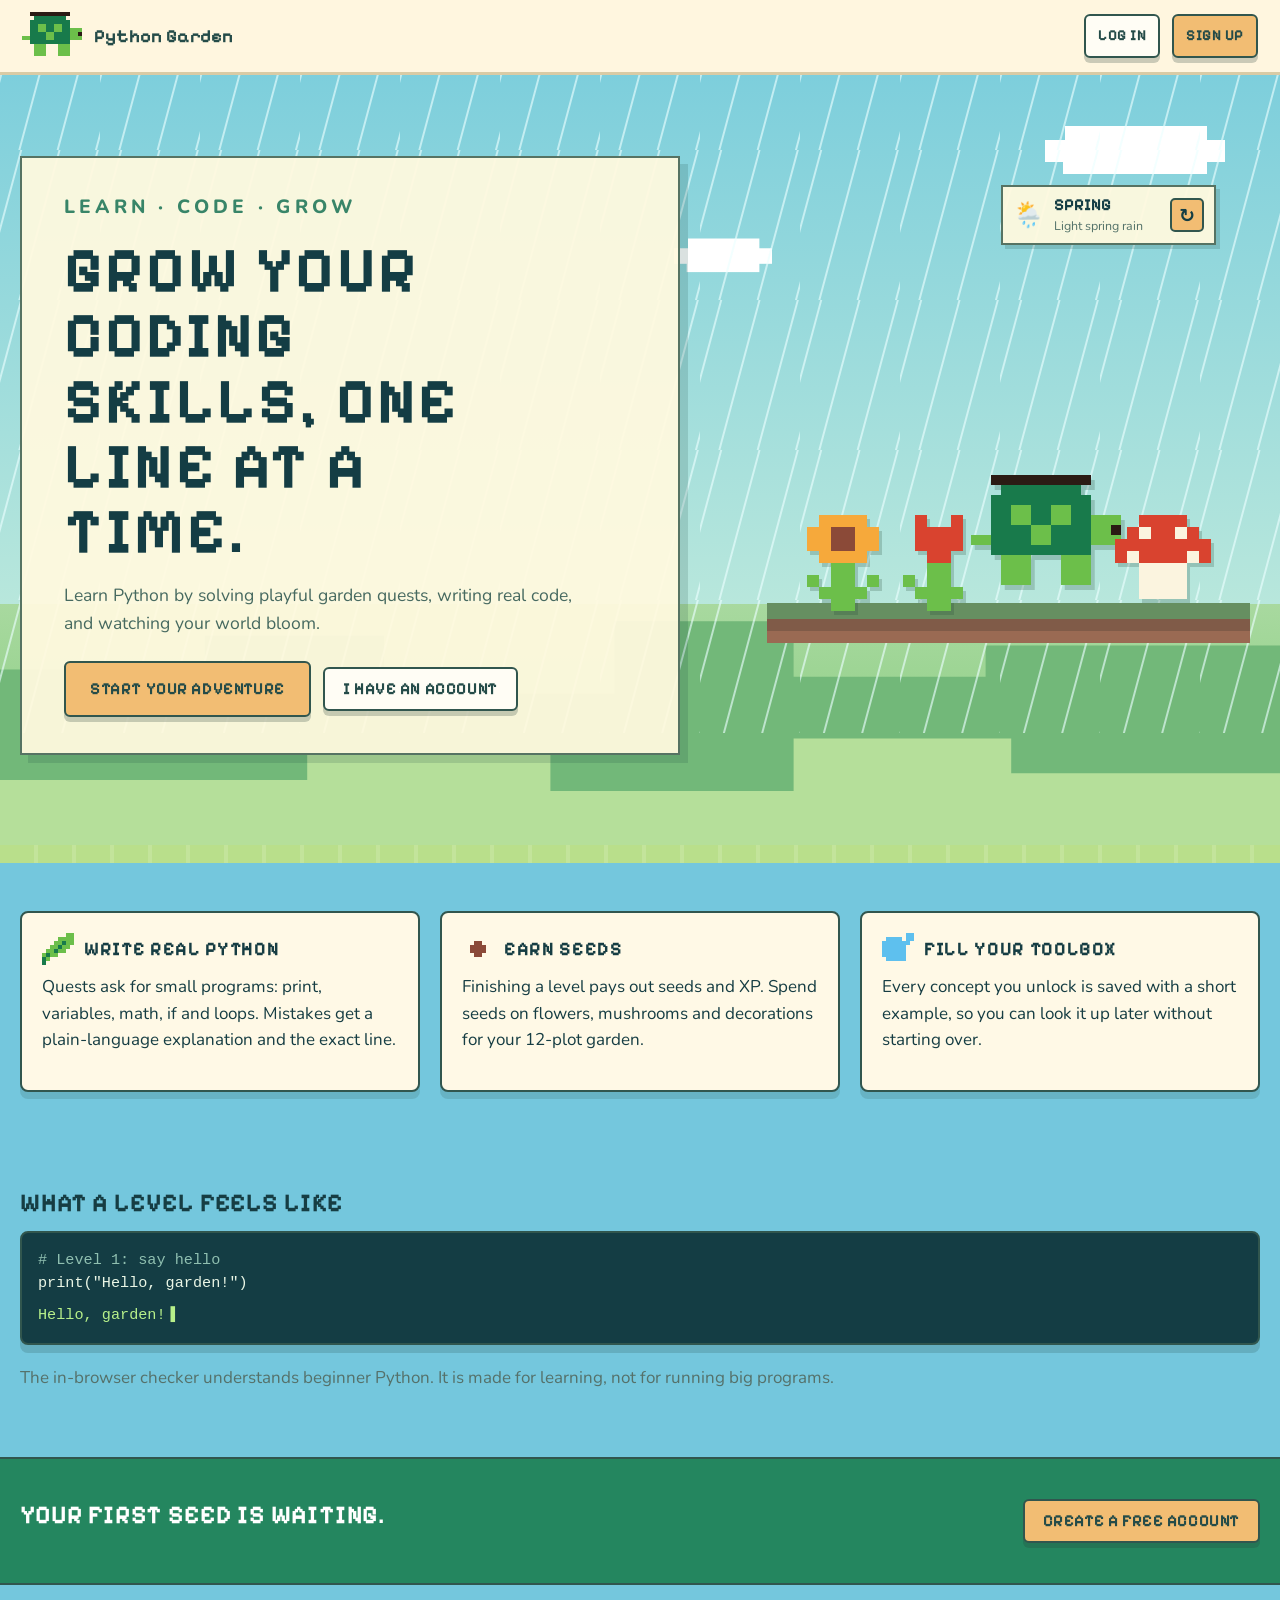
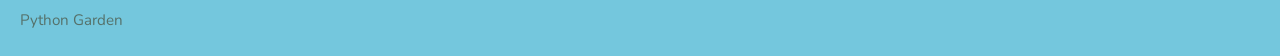
<file: index.html>
<!doctype html>
<html lang="en">
<head>
  <meta charset="utf-8">
  <meta name="viewport" content="width=device-width, initial-scale=1">
  <title>Python Garden: learn Python by growing a garden</title>
  <link rel="icon" href="data:,">
  <link rel="preconnect" href="https://fonts.googleapis.com">
  <link rel="preconnect" href="https://fonts.gstatic.com" crossorigin>
  <link href="https://fonts.googleapis.com/css2?family=Nunito:wght@400;700;800&amp;family=Pixelify+Sans:wght@500;700&amp;display=swap" rel="stylesheet">
  <link rel="stylesheet" href="css/base.css">
  <link rel="stylesheet" href="css/pixel.css">
  <link rel="stylesheet" href="css/landing.css">
  <link rel="stylesheet" href="css/reference.css">
</head>
<body>
  <header class="hero">
    <div class="container land-top">
      <a class="px-nav__brand" href="/"><span class="spr spr--turtle" data-sprite="turtle"></span>Python Garden</a>
      <nav class="row" aria-label="Account">
        <a class="px-btn px-btn--ghost px-btn--small" href="login.html">Log in</a>
        <a class="px-btn px-btn--sun px-btn--small" href="register.html">Sign up</a>
      </nav>
    </div>
    <div class="cloud cloud--a" aria-hidden="true"></div>
    <div class="cloud cloud--b" aria-hidden="true"></div>
    <div class="season-widget" aria-label="Seasonal garden weather">
      <span class="season-widget__icon" id="season-icon" aria-hidden="true">🌦️</span>
      <span class="season-widget__copy"><strong id="season-name">Spring</strong><span id="season-weather">Light spring rain</span></span>
      <button class="season-next" id="season-next" type="button" aria-label="Show next season">↻</button>
    </div>
    <div class="season-particles" aria-hidden="true">
      <div class="season-rain"></div>
      <div class="season-sun"></div>
      <div class="season-leaves"><i></i><i></i><i></i><i></i><i></i><i></i><i></i></div>
      <div class="season-snow"><i>✦</i><i>✦</i><i>✦</i><i>✦</i><i>✦</i><i>✦</i><i>✦</i><i>✦</i><i>✦</i></div>
    </div>
    <div class="container hero__inner">
      <div class="hero__copy">
        <p class="hero__eyebrow">LEARN · CODE · GROW</p>
        <h1>Grow your coding skills, one line at a time.</h1>
        <p>Learn Python by solving playful garden quests, writing real code, and watching your world bloom.</p>
        <div class="row">
          <a class="px-btn px-btn--sun" href="register.html">Start your adventure</a>
          <a class="px-btn px-btn--ghost" href="login.html">I have an account</a>
        </div>
      </div>
      <div class="hero__scene" aria-hidden="true">
        <span class="spr spr--lg" data-sprite="sunflower"></span>
        <span class="spr spr--lg" data-sprite="tulip"></span>
        <span class="spr spr--turtle spr--lg" data-sprite="turtle"></span>
        <span class="spr spr--lg" data-sprite="mushroom"></span>
      </div>
    </div>
    <div class="hero__ground"></div>
  </header>

  <main>
    <section class="section container">
      <div class="grid-3">
        <article class="px-card feature">
          <h3><span class="spr spr--sm" data-sprite="leaf"></span>Write real Python</h3>
          <p>Quests ask for small programs: print, variables, math, if and loops. Mistakes get a plain-language explanation and the exact line.</p>
        </article>
        <article class="px-card feature">
          <h3><span class="spr spr--sm" data-sprite="seed"></span>Earn seeds</h3>
          <p>Finishing a level pays out seeds and XP. Spend seeds on flowers, mushrooms and decorations for your 12-plot garden.</p>
        </article>
        <article class="px-card feature">
          <h3><span class="spr spr--sm" data-sprite="can"></span>Fill your toolbox</h3>
          <p>Every concept you unlock is saved with a short example, so you can look it up later without starting over.</p>
        </article>
      </div>
    </section>
    <section class="section container">
      <h2>What a level feels like</h2>
      <div class="code-demo" role="img" aria-label="Example: print(&quot;Hello, garden!&quot;) shows Hello, garden! in the console">
        <div class="cm"># Level 1: say hello</div>
        <div>print("Hello, garden!")</div>
        <div class="out">Hello, garden!</div>
      </div>
      <p class="muted">The in-browser checker understands beginner Python. It is made for learning, not for running big programs.</p>
    </section>
    <section class="cta-band">
      <div class="container row row--between">
        <h2>Your first seed is waiting.</h2>
        <a class="px-btn px-btn--sun" href="register.html">Create a free account</a>
      </div>
    </section>
  </main>
  <footer class="container foot muted">Python Garden</footer>
  <script src="js/api.js"></script>
  <script src="js/seasons.js"></script>
</body>
</html>
</file>
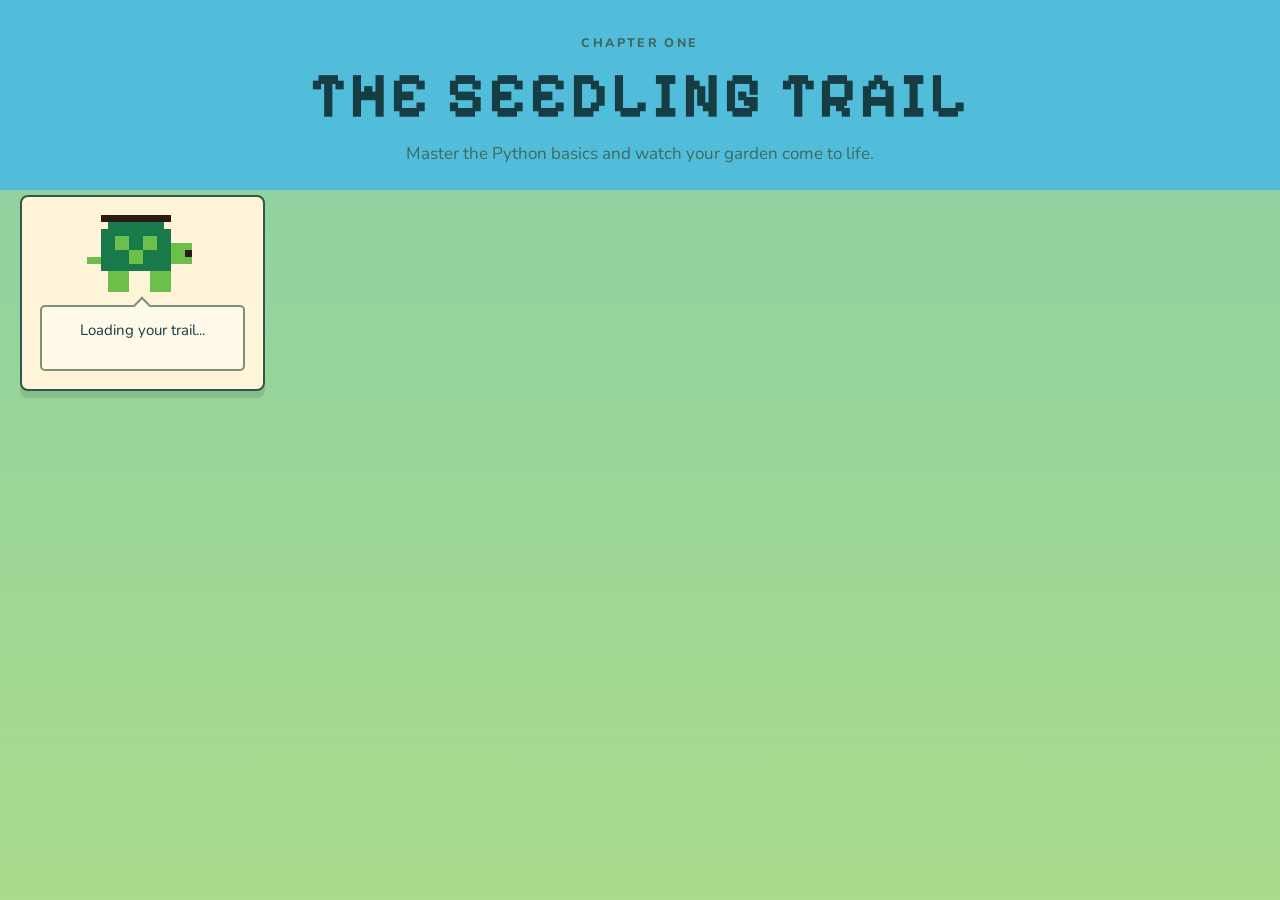
<file: adventure.html>
<!doctype html>
<html lang="en">
<head>
  <meta charset="utf-8">
  <meta name="viewport" content="width=device-width, initial-scale=1">
  <title>Adventure | Python Garden</title>
  <link rel="icon" href="data:,">
  <link rel="preconnect" href="https://fonts.googleapis.com">
  <link rel="preconnect" href="https://fonts.gstatic.com" crossorigin>
  <link href="https://fonts.googleapis.com/css2?family=Nunito:wght@400;700;800&amp;family=Pixelify+Sans:wght@500;700&amp;display=swap" rel="stylesheet">
  <link rel="stylesheet" href="css/base.css">
  <link rel="stylesheet" href="css/pixel.css">
  <link rel="stylesheet" href="css/game.css">
  <link rel="stylesheet" href="css/reference.css">
</head>
<body data-role="user">
  <div id="app-nav"></div>
  <main class="container page-main">
    <div class="page-head"><p class="chapter-kicker">CHAPTER ONE</p><h1>The Seedling Trail</h1><p class="muted">Master the Python basics and watch your garden come to life.</p></div>
    <div class="adventure">
      <aside class="sprout-col" aria-label="Sprout the turtle">
        <div class="px-card px-card--sun">
          <div class="sprout">
            <span class="spr spr--turtle spr--lg" data-sprite="turtle"></span>
            <div class="bubble"><p id="sprout-say">Loading your trail...</p></div>
          </div>
          <a id="sprout-go" class="px-btn px-btn--sun is-hidden" href="adventure.html">Start next level</a>
        </div>
      </aside>
      <div id="chapters" class="stack"></div>
    </div>
  </main>
  <script src="js/api.js"></script>
  <script src="js/guard.js"></script>
  <script src="js/map.js"></script>
</body>
</html>
</file>
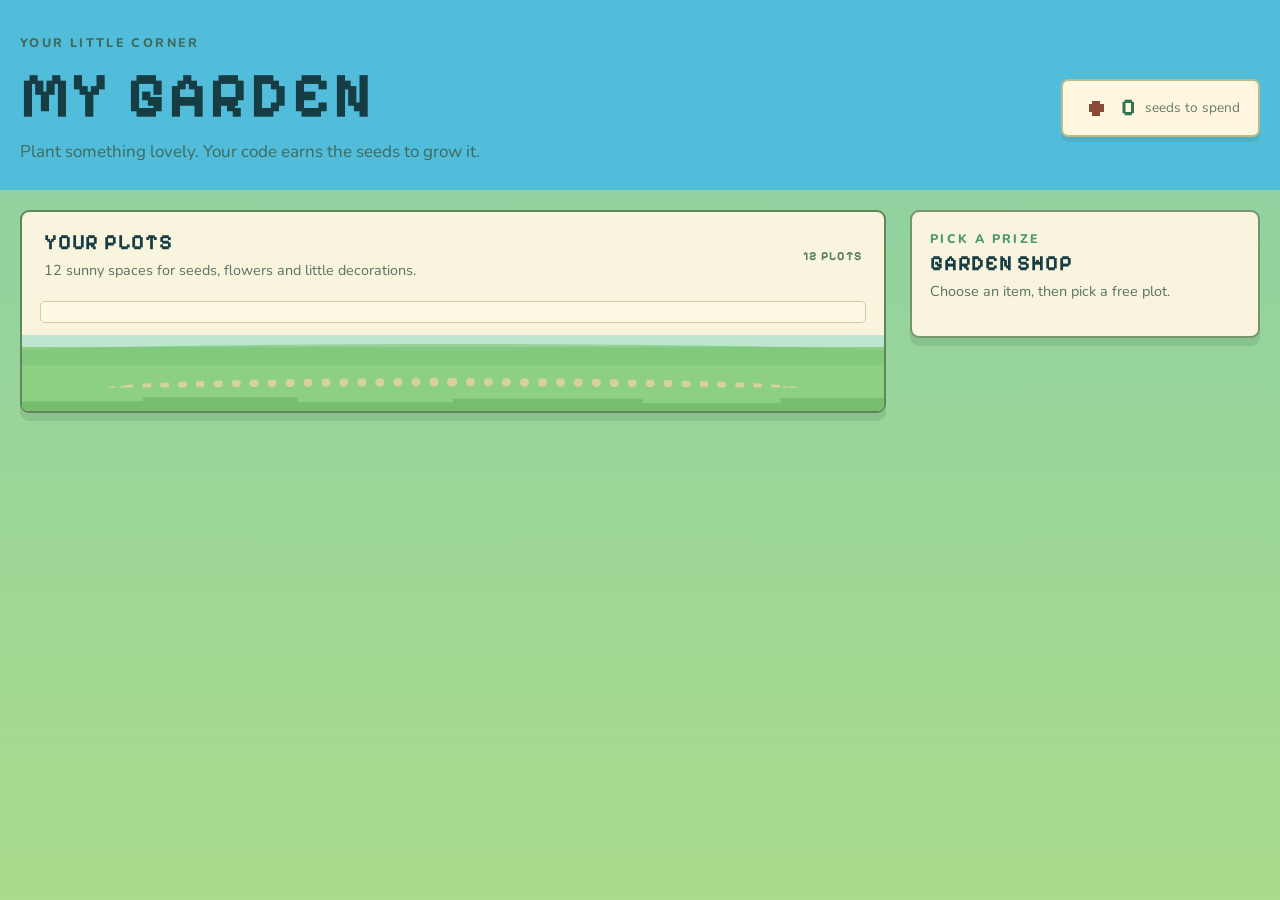
<file: garden.html>
<!doctype html>
<html lang="en">
<head>
  <meta charset="utf-8">
  <meta name="viewport" content="width=device-width, initial-scale=1">
  <title>My garden | Python Garden</title>
  <link rel="icon" href="data:,">
  <link rel="preconnect" href="https://fonts.googleapis.com">
  <link rel="preconnect" href="https://fonts.gstatic.com" crossorigin>
  <link href="https://fonts.googleapis.com/css2?family=Nunito:wght@400;700;800&amp;family=Pixelify+Sans:wght@500;700&amp;display=swap" rel="stylesheet">
  <link rel="stylesheet" href="css/base.css">
  <link rel="stylesheet" href="css/pixel.css">
  <link rel="stylesheet" href="css/game.css">
  <link rel="stylesheet" href="css/reference.css">
</head>
<body data-role="user">
  <div id="app-nav"></div>
  <main class="container page-main">
    <div class="page-head page-head--garden">
      <div><p class="chapter-kicker">YOUR LITTLE CORNER</p><h1>My garden</h1><p class="muted">Plant something lovely. Your code earns the seeds to grow it.</p></div>
      <div class="garden-seed-pocket"><span class="spr spr--sm" data-sprite="seed" aria-hidden="true"></span><strong data-bind="seeds">0</strong><span>seeds to spend</span></div>
    </div>
    <div class="garden">
      <section class="garden-field" aria-label="Garden plots">
        <div class="garden-toolbar"><div><h2>Your plots</h2><p>12 sunny spaces for seeds, flowers and little decorations.</p></div><span class="plot-count">12 PLOTS</span></div>
        <p id="garden-msg" class="hint-box garden-msg" role="status"></p>
        <div class="garden-landscape"><div class="garden-stone-path" aria-hidden="true"></div><div id="plots" class="plots"></div></div>
      </section>
      <section class="seed-shop" aria-label="Seed shop">
        <div class="shop-heading"><p class="chapter-kicker">PICK A PRIZE</p><h2>Garden shop</h2><p>Choose an item, then pick a free plot.</p></div>
        <div id="shop" class="shop"></div>
      </section>
    </div>
  </main>
  <script src="js/api.js"></script>
  <script src="js/guard.js"></script>
  <script src="js/garden.js"></script>
</body>
</html>
</file>
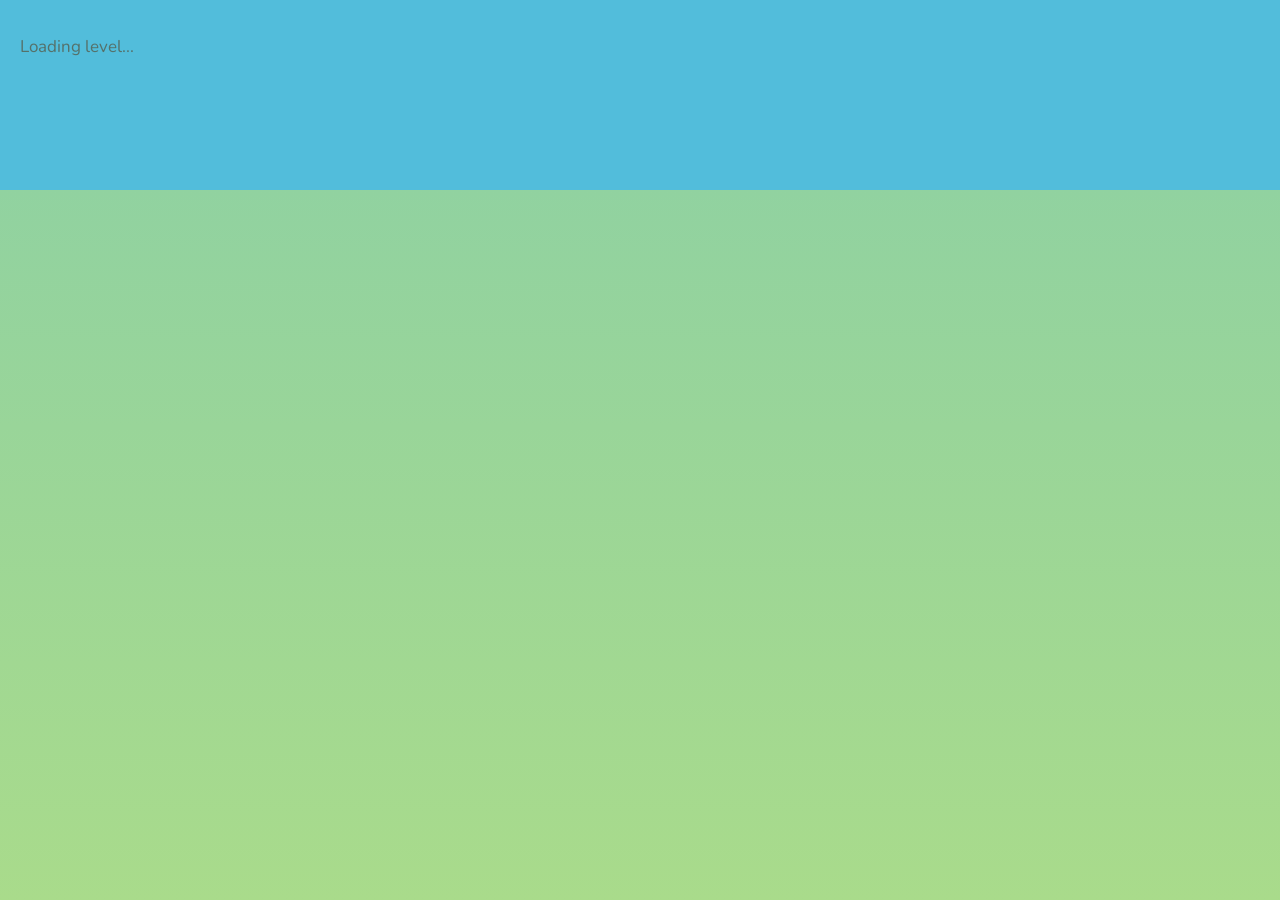
<file: level.html>
<!doctype html>
<html lang="en">
<head>
  <meta charset="utf-8">
  <meta name="viewport" content="width=device-width, initial-scale=1">
  <title>Level | Python Garden</title>
  <link rel="icon" href="data:,">
  <link rel="preconnect" href="https://fonts.googleapis.com">
  <link rel="preconnect" href="https://fonts.gstatic.com" crossorigin>
  <link href="https://fonts.googleapis.com/css2?family=Nunito:wght@400;700;800&amp;family=Pixelify+Sans:wght@500;700&amp;display=swap" rel="stylesheet">
  <link rel="stylesheet" href="/css/base.css">
  <link rel="stylesheet" href="/css/pixel.css">
  <link rel="stylesheet" href="/css/game.css">
  <link rel="stylesheet" href="/css/reference.css">
</head>
<body data-role="user">
  <div id="app-nav"></div>
  <main class="container page-main">
    <p id="level-loading" class="muted">Loading level...</p>
    <section id="quest-intro" class="quest-intro is-hidden" aria-labelledby="intro-title">
      <aside class="quest-mascot"><a class="back-map" href="adventure.html">‹ Back to map</a><span class="spr spr--turtle spr--xl" data-sprite="turtle"></span><div class="bubble"><p id="intro-sprout-line">Let’s grow something good!</p></div></aside>
      <div class="quest-paper">
        <p class="chapter-kicker" id="intro-level"></p><h1 id="intro-title"></h1><p class="quest-concept" id="intro-concept"></p>
        <div class="quest-sample"><span>STARTER CODE</span><pre id="intro-code"></pre></div>
        <h2>YOUR GOALS</h2><ul id="intro-goals" class="goal-list"></ul>
        <button id="btn-start-coding" class="px-btn px-btn--primary" type="button">Start coding ›</button>
      </div>
    </section>
    <div id="level-body" class="level is-hidden">
      <section class="level-side" aria-label="Quest">
        <div>
          <p class="muted" id="chapter-name"></p>
          <h1 id="lesson-title"></h1>
        </div>
        <div class="px-card">
          <h2>Quest goals</h2>
          <p id="concept"></p>
          <ul class="goal-list" id="goals"></ul>
        </div>
        <div class="px-card scene" id="scene" aria-label="Your garden scene">
          <div class="scene__sky" aria-hidden="true">
            <div class="scene__plot-grid">
              <span></span><span></span><span></span><span></span><span></span><span></span><span></span><span></span><span></span>
            </div>
            <span class="spr spr--lg plant" data-sprite="sunflower"></span>
            <span class="spr spr--lg plant" data-sprite="tulip"></span>
            <span class="spr spr--lg plant" data-sprite="mushroom"></span>
            <span class="spr spr--turtle spr--lg" data-sprite="turtle"></span>
          </div>
          <div class="scene__ground"></div>
          <span class="spark spark--1" aria-hidden="true"></span>
          <span class="spark spark--2" aria-hidden="true"></span>
          <span class="spark spark--3" aria-hidden="true"></span>
        </div>
      </section>

      <section class="level-work" aria-label="Code editor">
        <div class="editor">
          <pre id="gutter" class="editor-gutter" aria-hidden="true"></pre>
          <textarea id="code" class="editor-text" wrap="off" spellcheck="false" autocapitalize="off" autocomplete="off" aria-label="Python code" aria-describedby="editor-help"></textarea>
        </div>
        <p id="editor-help" class="px-help">Tab adds spaces. Press Esc, then Tab, to leave the editor. Ctrl+Enter runs your code.</p>
        <div class="row">
          <button id="btn-run" class="px-btn px-btn--sun" type="button">Run</button>
          <button id="btn-check" class="px-btn px-btn--primary" type="button">Check</button>
          <button id="btn-hint" class="px-btn px-btn--ghost" type="button">Hint</button>
          <button id="btn-reset" class="px-btn px-btn--ghost" type="button">Reset</button>
        </div>
        <p id="hint" class="hint-box is-hidden" role="status"></p>
        <div>
          <h2>Console</h2>
          <pre id="console" class="console" aria-live="polite">Press Run to see what your code prints.</pre>
        </div>
        <section id="win" class="px-card px-card--sun win is-hidden" aria-labelledby="win-title">
          <h2 id="win-title" tabindex="-1"></h2>
          <p id="win-text"></p>
          <div class="reward-row" id="win-rewards"></div>
          <div class="row">
            <a id="next-link" class="px-btn px-btn--primary" href="adventure.html">Next level</a>
            <a class="px-btn px-btn--ghost" href="garden.html">Visit my garden</a>
          </div>
        </section>
      </section>
    </div>
  </main>
  <script src="/js/api.js"></script>
  <script src="/js/guard.js"></script>
  <script src="/js/runner.js"></script>
  <script src="/js/editor.js"></script>
</body>
</html>
</file>
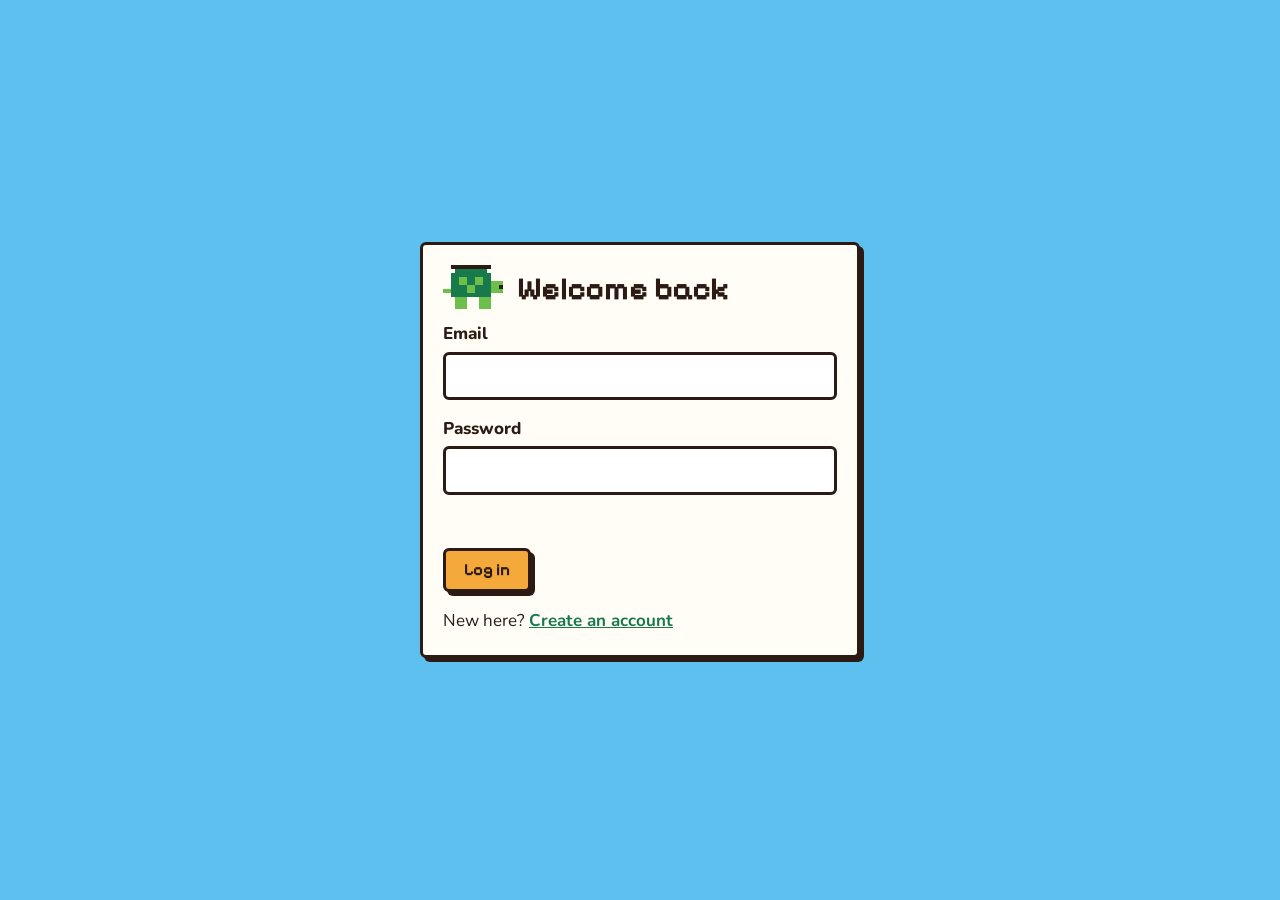
<file: Login.html>
<!doctype html>
<html lang="en">
<head>
  <meta charset="utf-8">
  <meta name="viewport" content="width=device-width, initial-scale=1">
  <title>Log in | Python Garden</title>
  <link rel="icon" href="data:,">
  <link rel="preconnect" href="https://fonts.googleapis.com">
  <link rel="preconnect" href="https://fonts.gstatic.com" crossorigin>
  <link href="https://fonts.googleapis.com/css2?family=Nunito:wght@400;700;800&amp;family=Pixelify+Sans:wght@500;700&amp;display=swap" rel="stylesheet">
  <link rel="stylesheet" href="/css/base.css">
  <link rel="stylesheet" href="/css/pixel.css">
  <link rel="stylesheet" href="/css/landing.css">
</head>
<body data-role="guest" class="auth">
  <main class="px-card auth__card">
    <div class="auth__brand"><span class="spr spr--turtle" data-sprite="turtle"></span><h1>Welcome back</h1></div>
    <form id="auth-form" data-mode="login" novalidate>
      <div class="px-field"><label class="px-label" for="email">Email</label><input class="px-input" id="email" name="email" type="email" autocomplete="email" required></div>
      <div class="px-field"><label class="px-label" for="password">Password</label><input class="px-input" id="password" name="password" type="password" autocomplete="current-password" required></div>
      <p id="form-error" class="px-error" role="alert"></p>
      <button class="px-btn px-btn--sun" type="submit">Log in</button>
    </form>
    <p class="auth__alt">New here? <a href="/register.html">Create an account</a></p>
  </main>
  <script src="/js/api.js"></script>
  <script src="/js/guard.js"></script>
  <script src="/js/auth.js"></script>
</body>
</html>
</file>
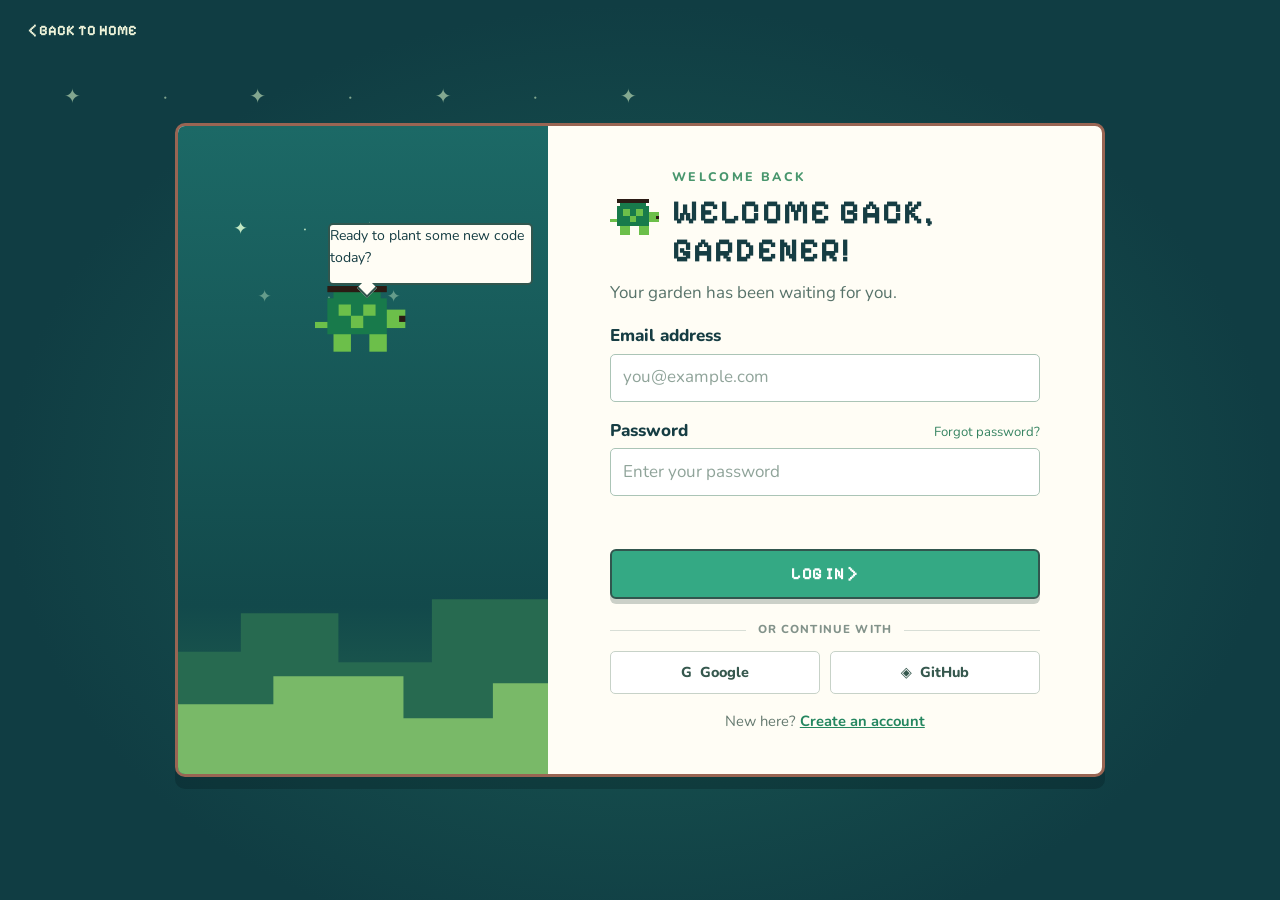
<file: login.html>
<!doctype html>
<html lang="en">
<head>
  <meta charset="utf-8">
  <meta name="viewport" content="width=device-width, initial-scale=1">
  <title>Log in | Python Garden</title>
  <link rel="icon" href="data:,">
  <link rel="preconnect" href="https://fonts.googleapis.com">
  <link rel="preconnect" href="https://fonts.gstatic.com" crossorigin>
  <link href="https://fonts.googleapis.com/css2?family=Nunito:wght@400;700;800&amp;family=Pixelify+Sans:wght@500;700&amp;display=swap" rel="stylesheet">
  <link rel="stylesheet" href="css/base.css">
  <link rel="stylesheet" href="css/pixel.css">
  <link rel="stylesheet" href="css/landing.css">
  <link rel="stylesheet" href="css/reference.css">
</head>
<body data-role="guest" class="auth">
  <a class="auth-back" href="index.html">‹ Back to home</a>
  <main class="px-card auth__card">
    <aside class="auth-scene" aria-label="Sprout the turtle in the garden">
      <div class="auth-stars" aria-hidden="true">✦　·　✦</div>
      <span class="spr spr--turtle spr--xl" data-sprite="turtle"></span>
      <div class="bubble"><p>Ready to plant some new code today?</p></div>
      <div class="auth-hill" aria-hidden="true"></div>
    </aside>
    <section class="auth-form-side">
      <div class="auth__brand"><span class="spr spr--turtle" data-sprite="turtle"></span><div><p class="chapter-kicker">WELCOME BACK</p><h1>Welcome back, gardener!</h1></div></div>
      <p class="auth-intro">Your garden has been waiting for you.</p>
      <form id="auth-form" data-mode="login" novalidate>
        <div class="px-field"><label class="px-label" for="email">Email address</label><input class="px-input" id="email" name="email" type="email" autocomplete="email" placeholder="you@example.com" required></div>
        <div class="px-field"><div class="auth-label-row"><label class="px-label" for="password">Password</label><span class="auth-forgot">Forgot password?</span></div><input class="px-input" id="password" name="password" type="password" autocomplete="current-password" placeholder="Enter your password" required></div>
        <p id="form-error" class="px-error" role="alert"></p>
        <button class="px-btn px-btn--sun auth-submit" type="submit">Log in ›</button>
      </form>
      <div class="auth-divider"><span>OR CONTINUE WITH</span></div>
      <div class="auth-providers" aria-label="Available sign in options"><span class="provider-mark">G&nbsp; Google</span><span class="provider-mark">◈&nbsp; GitHub</span></div>
      <p class="auth__alt">New here? <a href="register.html">Create an account</a></p>
    </section>
  </main>
  <script src="js/api.js"></script>
  <script src="js/guard.js"></script>
  <script src="js/auth.js"></script>
</body>
</html>
</file>
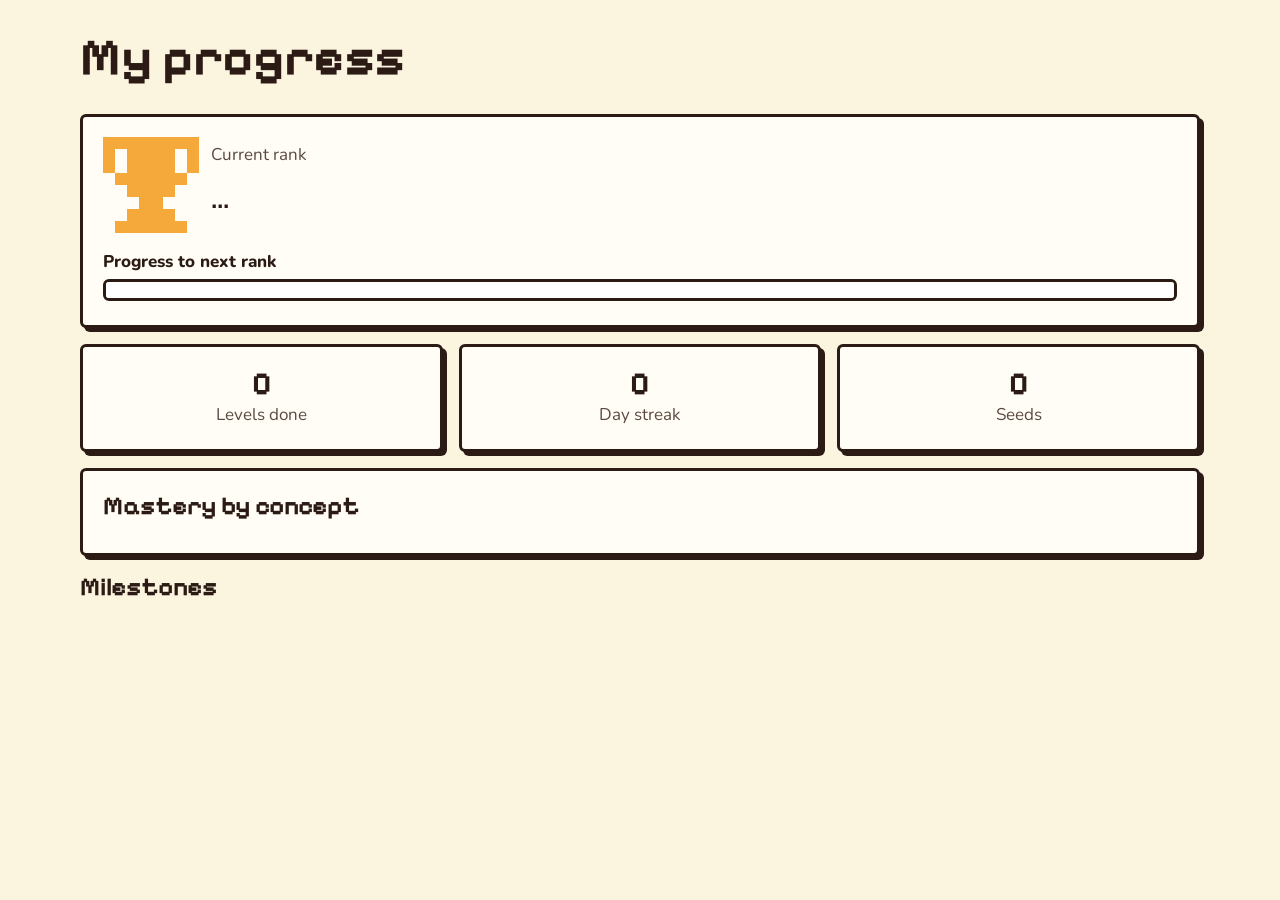
<file: progress.html>
<!doctype html>
<html lang="en">
<head>
  <meta charset="utf-8">
  <meta name="viewport" content="width=device-width, initial-scale=1">
  <title>Progress | Python Garden</title>
  <link rel="icon" href="data:,">
  <link rel="preconnect" href="https://fonts.googleapis.com">
  <link rel="preconnect" href="https://fonts.gstatic.com" crossorigin>
  <link href="https://fonts.googleapis.com/css2?family=Nunito:wght@400;700;800&amp;family=Pixelify+Sans:wght@500;700&amp;display=swap" rel="stylesheet">
  <link rel="stylesheet" href="css/base.css">
  <link rel="stylesheet" href="css/pixel.css">
  <link rel="stylesheet" href="css/game.css">
</head>
<body data-role="user">
  <div id="app-nav"></div>
  <main class="container page-main" id="progress-root">
    <div class="page-head"><h1>My progress</h1></div>
    <div class="stack">
      <section class="px-card rank-card" aria-labelledby="rank-name">
        <div class="row"><span class="spr spr--lg" data-sprite="trophy"></span><div><p class="muted">Current rank</p><h2 id="rank-name">...</h2></div></div>
        <div>
          <label class="px-label" for="xp-bar">Progress to next rank</label>
          <progress id="xp-bar" class="px-bar px-bar--sun" max="1" value="0"></progress>
          <p id="xp-text" class="px-help"></p>
        </div>
      </section>
      <section class="stat-grid" aria-label="Totals">
        <div class="px-card stat"><strong id="stat-done">0</strong><span class="muted">Levels done</span></div>
        <div class="px-card stat"><strong id="stat-streak">0</strong><span class="muted">Day streak</span></div>
        <div class="px-card stat"><strong id="stat-seeds">0</strong><span class="muted">Seeds</span></div>
      </section>
      <section class="px-card" aria-labelledby="mastery-h">
        <h2 id="mastery-h">Mastery by concept</h2>
        <div id="mastery" class="mastery"></div>
      </section>
      <section aria-labelledby="ms-h">
        <h2 id="ms-h">Milestones</h2>
        <ul id="milestones" class="milestones"></ul>
      </section>
    </div>
  </main>
  <script src="js/api.js"></script>
  <script src="js/guard.js"></script>
  <script src="js/progress.js"></script>
</body>
</html>
</file>
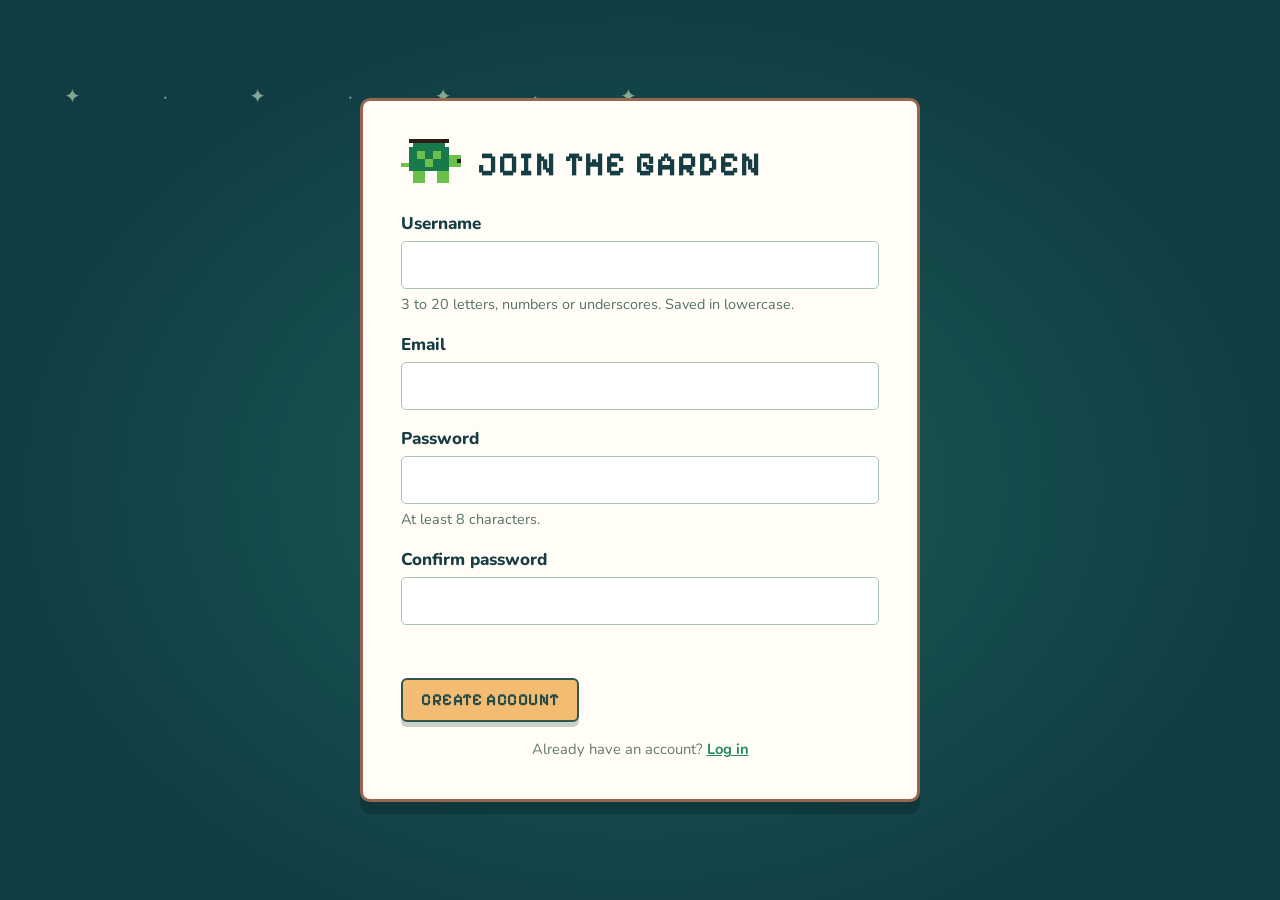
<file: register.html>
<!doctype html>
<html lang="en">
<head>
  <meta charset="utf-8">
  <meta name="viewport" content="width=device-width, initial-scale=1">
  <title>Sign up | Python Garden</title>
  <link rel="icon" href="data:,">
  <link rel="preconnect" href="https://fonts.googleapis.com">
  <link rel="preconnect" href="https://fonts.gstatic.com" crossorigin>
  <link href="https://fonts.googleapis.com/css2?family=Nunito:wght@400;700;800&amp;family=Pixelify+Sans:wght@500;700&amp;display=swap" rel="stylesheet">
  <link rel="stylesheet" href="css/base.css">
  <link rel="stylesheet" href="css/pixel.css">
  <link rel="stylesheet" href="css/landing.css">
  <link rel="stylesheet" href="css/reference.css">
</head>
<body data-role="guest" class="auth">
  <main class="px-card auth__card">
    <div class="auth__brand"><span class="spr spr--turtle" data-sprite="turtle"></span><h1>Join the garden</h1></div>
    <form id="auth-form" data-mode="register" novalidate>
      <div class="px-field"><label class="px-label" for="username">Username</label><input class="px-input" id="username" name="username" autocomplete="username" required aria-describedby="u-help"><p class="px-help" id="u-help">3 to 20 letters, numbers or underscores. Saved in lowercase.</p></div>
      <div class="px-field"><label class="px-label" for="email">Email</label><input class="px-input" id="email" name="email" type="email" autocomplete="email" required></div>
      <div class="px-field"><label class="px-label" for="password">Password</label><input class="px-input" id="password" name="password" type="password" autocomplete="new-password" minlength="8" required aria-describedby="p-help"><p class="px-help" id="p-help">At least 8 characters.</p></div>
      <div class="px-field"><label class="px-label" for="confirm">Confirm password</label><input class="px-input" id="confirm" name="confirm" type="password" autocomplete="new-password" required></div>
      <p id="form-error" class="px-error" role="alert"></p>
      <button class="px-btn px-btn--sun" type="submit">Create account</button>
    </form>
    <p class="auth__alt">Already have an account? <a href="login.html">Log in</a></p>
  </main>
  <script src="js/api.js"></script>
  <script src="js/guard.js"></script>
  <script src="js/auth.js"></script>
</body>
</html>
</file>
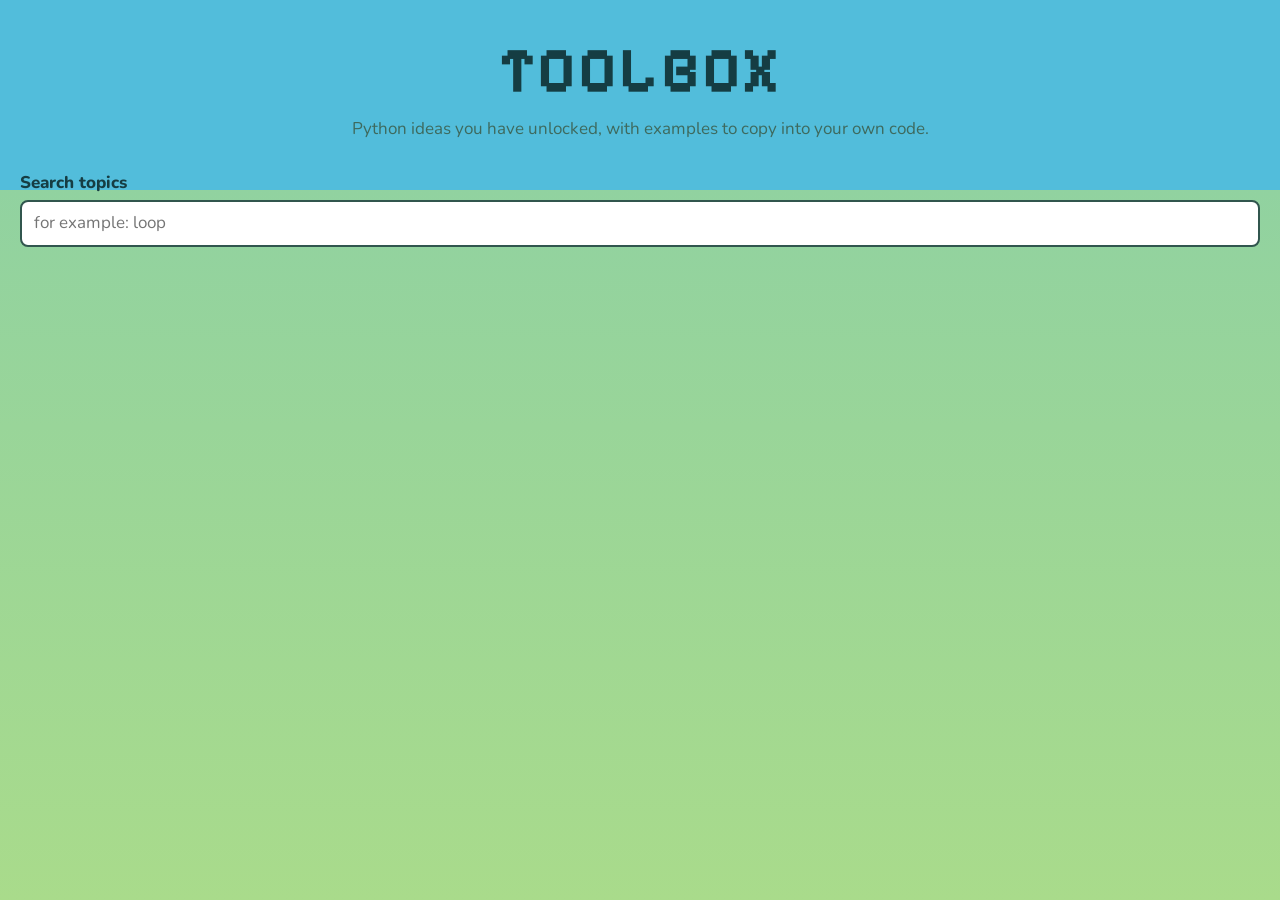
<file: toolbox.html>
<!doctype html>
<html lang="en">
<head>
  <meta charset="utf-8">
  <meta name="viewport" content="width=device-width, initial-scale=1">
  <title>Toolbox | Python Garden</title>
  <link rel="icon" href="data:,">
  <link rel="preconnect" href="https://fonts.googleapis.com">
  <link rel="preconnect" href="https://fonts.gstatic.com" crossorigin>
  <link href="https://fonts.googleapis.com/css2?family=Nunito:wght@400;700;800&amp;family=Pixelify+Sans:wght@500;700&amp;display=swap" rel="stylesheet">
  <link rel="stylesheet" href="css/base.css">
  <link rel="stylesheet" href="css/pixel.css">
  <link rel="stylesheet" href="css/game.css">
  <link rel="stylesheet" href="css/reference.css">
</head>
<body data-role="user">
  <div id="app-nav"></div>
  <main class="container page-main">
    <div class="page-head"><h1>Toolbox</h1><p class="muted">Python ideas you have unlocked, with examples to copy into your own code.</p></div>
    <div class="px-field">
      <label class="px-label" for="search">Search topics</label>
      <input class="px-input" id="search" type="search" placeholder="for example: loop" autocomplete="off">
    </div>
    <p id="topic-count" class="muted" role="status"></p>
    <div id="topics" class="topic-list"></div>
  </main>
  <script src="js/api.js"></script>
  <script src="js/guard.js"></script>
  <script src="js/toolbox.js"></script>
</body>
</html>
</file>
<file: css/base.css>
:root {
  --sky: #5EC0EE;
  --grass: #6CBF4A;
  --forest: #187A4B;
  --teal: #0F3B44;
  --parchment: #FBF4DF;
  --soil: #8B4A38;
  --sun: #F6A93B;
  --outline: #2B1B14;
  --paper: #FFFDF5;
  --danger: #A8231A;
  --muted: #5B4A42;
  --line: 3px solid var(--outline);
  --shadow: 4px 4px 0 var(--outline);
  --radius: 6px;
  --font-head: 'Pixelify Sans', system-ui, sans-serif;
  --font-body: 'Nunito', system-ui, sans-serif;
  --font-code: ui-monospace, 'SF Mono', Menlo, Consolas, monospace;
}

*, *::before, *::after { box-sizing: border-box; }
html { -webkit-text-size-adjust: 100%; }

body {
  margin: 0;
  font-family: var(--font-body);
  font-size: 1.0625rem;
  line-height: 1.55;
  color: var(--outline);
  background: var(--parchment);
}

h1, h2, h3 { font-family: var(--font-head); font-weight: 700; line-height: 1.15; margin: 0 0 .5em; }
h1 { font-size: clamp(2rem, 5vw, 3.25rem); }
h2 { font-size: 1.6rem; }
h3 { font-size: 1.2rem; }
p { margin: 0 0 1em; }
a { color: var(--forest); font-weight: 700; }
img, svg { max-width: 100%; }
button, input, select, textarea { font: inherit; color: inherit; }

:focus-visible {
  outline: 3px solid var(--sun);
  outline-offset: 2px;
  box-shadow: 0 0 0 6px var(--outline);
}

.container { width: min(1120px, 100% - 32px); margin-inline: auto; }
.stack > * + * { margin-top: 1rem; }
.row { display: flex; flex-wrap: wrap; align-items: center; gap: 12px; }
.row--between { justify-content: space-between; }
.muted { color: var(--muted); }
.center { text-align: center; }
.is-hidden { display: none !important; }
.sr-only {
  position: absolute; width: 1px; height: 1px; overflow: hidden;
  clip: rect(0 0 0 0); white-space: nowrap;
}
.grid-3 { display: grid; gap: 20px; grid-template-columns: repeat(auto-fit, minmax(240px, 1fr)); }
.page-main { padding-block: 28px 56px; }

@media (prefers-reduced-motion: reduce) {
  *, *::before, *::after { animation: none !important; transition: none !important; }
}
</file>
<file: css/pixel.css>
/* Pixel components */
.px-card {
  background: var(--paper);
  border: var(--line);
  border-radius: var(--radius);
  box-shadow: var(--shadow);
  padding: 20px;
}
.px-card--sky { background: #DDF2FB; }
.px-card--sun { background: #FDE9C2; }
.px-card--teal { background: var(--teal); color: var(--parchment); }

.px-btn {
  display: inline-flex; align-items: center; justify-content: center; gap: 8px;
  min-height: 44px; min-width: 44px; padding: 0 18px;
  font-family: var(--font-head); font-size: 1.05rem; font-weight: 700;
  text-decoration: none; cursor: pointer;
  border: var(--line); border-radius: var(--radius);
  box-shadow: var(--shadow);
  background: var(--forest); color: #fff;
  transition: transform .08s, box-shadow .08s;
}
.px-btn:hover { background: #146a41; }
.px-btn:active { transform: translate(3px, 3px); box-shadow: 1px 1px 0 var(--outline); }
.px-btn[disabled] { opacity: .55; cursor: not-allowed; }
.px-btn--sun { background: var(--sun); color: var(--outline); }
.px-btn--sun:hover { background: #e79a2c; }
.px-btn--ghost { background: var(--paper); color: var(--outline); }
.px-btn--ghost:hover { background: #fff; }
.px-btn--danger { background: var(--danger); color: #fff; }
.px-btn--small { padding: 0 12px; font-size: .95rem; box-shadow: 3px 3px 0 var(--outline); }

.px-field { margin-bottom: 16px; }
.px-label { display: block; font-weight: 800; margin-bottom: 4px; }
.px-input, .px-select, .px-textarea {
  width: 100%; min-height: 44px; padding: 8px 12px;
  background: #fff; border: var(--line); border-radius: var(--radius);
}
.px-textarea { min-height: 96px; resize: vertical; font-family: var(--font-code); font-size: .95rem; }
.px-help { font-size: .9rem; color: var(--muted); margin: 4px 0 0; }
.px-error { color: var(--danger); font-weight: 800; min-height: 1.5em; margin: 0 0 12px; }

.px-bar {
  -webkit-appearance: none; appearance: none;
  display: block; width: 100%; height: 22px;
  border: var(--line); border-radius: var(--radius);
  background: #fff; overflow: hidden;
}
.px-bar::-webkit-progress-bar { background: #fff; }
.px-bar::-webkit-progress-value { background: var(--grass); }
.px-bar::-moz-progress-bar { background: var(--grass); }
.px-bar--sun::-webkit-progress-value { background: var(--sun); }
.px-bar--sun::-moz-progress-bar { background: var(--sun); }

.px-chip {
  display: inline-flex; align-items: center; gap: 6px;
  min-height: 32px; padding: 2px 10px;
  background: var(--parchment); color: var(--outline);
  border: 2px solid var(--outline); border-radius: var(--radius);
  font-weight: 800; font-size: .95rem;
}
.px-chip--done { background: #CDEFB8; }
.px-chip--locked { background: #E6DCC3; }
.px-chip--draft { background: #FDE9C2; }

/* Top bar */
.px-nav { background: var(--teal); color: var(--parchment); border-bottom: var(--line); }
.px-nav__inner { display: flex; flex-wrap: wrap; align-items: center; gap: 8px 16px; padding-block: 10px; }
.px-nav__brand {
  display: inline-flex; align-items: center; gap: 8px;
  font-family: var(--font-head); font-size: 1.3rem; color: var(--parchment); text-decoration: none;
  min-height: 44px;
}
.px-nav__links { display: flex; flex-wrap: wrap; gap: 4px; margin-right: auto; }
.px-nav__links a {
  display: inline-flex; align-items: center; min-height: 44px; padding: 0 12px;
  color: var(--parchment); text-decoration: none; border-radius: var(--radius);
  font-family: var(--font-head);
}
.px-nav__links a:hover { background: rgba(255, 255, 255, .12); }
.px-nav__links a[aria-current="page"] { background: var(--sun); color: var(--outline); }
.px-nav__stats { display: flex; gap: 8px; align-items: center; flex-wrap: wrap; }

/* Sprites */
.spr { display: inline-block; width: 48px; height: 48px; vertical-align: middle; }
.spr svg { display: block; width: 100%; height: 100%; }
.spr--sm { width: 32px; height: 32px; }
.spr--lg { width: 96px; height: 96px; }
.spr--xl { width: 144px; height: 144px; }
.spr--turtle { width: 64px; height: 48px; }
.spr--turtle.spr--lg { width: 128px; height: 96px; }
.c-o { fill: #2B1B14; } .c-g { fill: #6CBF4A; } .c-f { fill: #187A4B; }
.c-y { fill: #F6A93B; } .c-s { fill: #8B4A38; } .c-r { fill: #D9432F; }
.c-p { fill: #F28FB1; } .c-b { fill: #5EC0EE; } .c-w { fill: #FBF4DF; }
.c-t { fill: #0F3B44; }

/* Toast */
.px-toast {
  position: fixed; left: 50%; bottom: 24px; transform: translateX(-50%);
  z-index: 50; max-width: calc(100% - 32px);
  padding: 12px 18px; background: var(--outline); color: var(--parchment);
  border: 3px solid var(--parchment); border-radius: var(--radius);
  font-weight: 800; box-shadow: var(--shadow);
}
.px-toast--error { background: var(--danger); }

/* Tables */
.table-wrap { overflow-x: auto; border: var(--line); border-radius: var(--radius); background: var(--paper); box-shadow: var(--shadow); }
.px-table { width: 100%; border-collapse: collapse; min-width: 560px; }
.px-table th, .px-table td { padding: 10px 12px; text-align: left; border-bottom: 2px solid #E6DCC3; vertical-align: middle; }
.px-table th { font-family: var(--font-head); background: #F1E7C9; }
.px-table tr:last-child td { border-bottom: 0; }
.px-btn--primary { background: var(--forest); color: #fff; }
</file>
<file: css/landing.css>
.hero { background: var(--sky); border-bottom: var(--line); position: relative; overflow: hidden; }
.hero__inner { display: grid; gap: 32px; padding-block: 48px 0; align-items: end; }
.hero__copy { padding-bottom: 32px; }
.hero__copy p { font-size: 1.2rem; max-width: 46ch; }
.hero__scene { display: flex; align-items: flex-end; justify-content: center; gap: 4px; min-height: 220px; }
.hero__ground { background: var(--grass); border-top: var(--line); height: 28px; }
.land-top { display: flex; align-items: center; justify-content: space-between; gap: 12px; padding-block: 14px; }
.land-top .px-nav__brand { color: var(--outline); }
.cloud { position: absolute; width: 120px; height: 28px; background: #fff; border: var(--line); border-radius: 6px; }
.cloud--a { top: 90px; right: 8%; }
.cloud--b { top: 150px; right: 30%; width: 80px; }
.code-demo { background: var(--teal); color: #EAF6E6; border: var(--line); border-radius: var(--radius); box-shadow: var(--shadow); padding: 16px; font-family: var(--font-code); font-size: .95rem; margin-bottom: 20px; }
.code-demo .out { color: #B7F08A; margin-top: 8px; }
.code-demo .cm { color: #8FBFB0; }
.section { padding-block: 48px; }
.feature h3 { display: flex; align-items: center; gap: 10px; }
.cta-band { background: var(--forest); color: #fff; border-block: var(--line); padding-block: 40px; }
.cta-band h2 { color: #fff; }
.foot { padding-block: 24px; font-size: .95rem; }
@media (min-width: 860px) {
  .hero__inner { grid-template-columns: 1.1fr 1fr; }
}

/* Auth pages */
.auth { min-height: 100vh; display: grid; place-items: center; padding: 24px 16px; background: var(--sky); }
.auth__card { width: min(440px, 100%); }
.auth__brand { display: flex; align-items: center; gap: 10px; margin-bottom: 8px; }
.auth__brand h1 { font-size: 2rem; margin: 0; }
.auth__alt { margin: 16px 0 0; }

/* Landing page motion */
.hero__inner { position: relative; z-index: 1; }
.hero__copy { animation: hero-copy-in .7s cubic-bezier(.2,.75,.25,1) both; }
.hero__scene { position: relative; }
.hero__scene .spr { transform-origin: center bottom; animation: garden-bob 3.6s ease-in-out infinite; }
.hero__scene .spr:nth-child(2) { animation-delay: -.8s; }
.hero__scene .spr:nth-child(3) { animation: turtle-wander 8s ease-in-out infinite; }
.hero__scene .spr:nth-child(4) { animation-delay: -1.7s; }
.cloud { z-index: 0; will-change: transform; animation: cloud-drift 24s ease-in-out infinite alternate; }
.cloud--b { animation-duration: 31s; animation-delay: -8s; }

@keyframes hero-copy-in {
  from { opacity: 0; transform: translateY(16px); }
  to { opacity: 1; transform: translateY(0); }
}
@keyframes garden-bob {
  0%, 100% { transform: translateY(0) rotate(0); }
  50% { transform: translateY(-9px) rotate(-2deg); }
}
@keyframes turtle-wander {
  0%, 100% { transform: translateX(-5px) translateY(0); }
  50% { transform: translateX(9px) translateY(-4px); }
}
@keyframes cloud-drift {
  from { translate: -10px 0; }
  to { translate: 18px 0; }
}

@media (max-width: 859px) {
  .hero__inner { padding-top: 36px; }
  .hero__scene { min-height: 170px; }
}

/* More page-wide movement */
.feature {
  animation: feature-arrive .65s cubic-bezier(.2,.75,.25,1) both, feature-float 5s ease-in-out 1s infinite;
  transition: box-shadow .2s ease, background-color .2s ease;
}
.feature:nth-child(2) { animation-delay: .12s, 1.12s; }
.feature:nth-child(3) { animation-delay: .24s, 1.24s; }
.feature:hover { box-shadow: 7px 8px 0 var(--outline); }
.feature h3 .spr { animation: leaf-turn 5s ease-in-out infinite; }
.feature:nth-child(2) h3 .spr { animation-delay: -.9s; }
.feature:nth-child(3) h3 .spr { animation-delay: -1.8s; }

.code-demo {
  animation: demo-arrive .7s .2s both, demo-glow 4s 1s ease-in-out infinite;
}
.code-demo .out::after {
  content: "▌";
  display: inline-block;
  margin-left: 5px;
  color: #B7F08A;
  animation: caret-blink 1.1s steps(2, start) infinite;
}
.cta-band .row > * { animation: cta-drift 4s ease-in-out infinite; }
.cta-band .row > :last-child { animation-delay: -2s; }
.hero__ground { position: relative; }
.hero__ground::after {
  content: "";
  position: absolute;
  inset: 0;
  background: repeating-linear-gradient(90deg, transparent 0 34px, rgba(255,255,255,.14) 34px 38px);
  background-size: 76px 100%;
  animation: ground-scroll 12s linear infinite;
  pointer-events: none;
}
.px-btn { transition: transform .18s ease, box-shadow .18s ease, background-color .18s ease; }
.px-btn:hover { transform: translateY(-3px); box-shadow: 4px 7px 0 var(--outline); }

@keyframes feature-arrive {
  from { opacity: 0; transform: translateY(14px); }
  to { opacity: 1; transform: translateY(0); }
}
@keyframes feature-float {
  0%, 100% { translate: 0 0; }
  50% { translate: 0 -3px; }
}
@keyframes leaf-turn {
  0%, 80%, 100% { rotate: 0deg; }
  86% { rotate: -12deg; }
  93% { rotate: 10deg; }
}
@keyframes demo-arrive {
  from { opacity: 0; transform: translateY(12px); }
  to { opacity: 1; transform: translateY(0); }
}
@keyframes demo-glow {
  0%, 100% { box-shadow: 4px 4px 0 var(--outline); }
  50% { box-shadow: 4px 6px 0 var(--outline), 0 0 18px rgba(94,192,238,.35); }
}
@keyframes caret-blink { to { visibility: hidden; } }
@keyframes cta-drift {
  0%, 100% { translate: 0 0; }
  50% { translate: 0 -4px; }
}
@keyframes ground-scroll { to { background-position: 76px 0; } }

@media (max-width: 859px) {
  .cta-band .row { justify-content: center; text-align: center; }
}
</file>
<file: css/reference.css>
/* Visual pass based on the supplied Python Garden screenshots. */
:root {
  --sky: #53c1df;
  --grass: #79c56c;
  --forest: #24865f;
  --teal: #143d44;
  --parchment: #fbf4df;
  --soil: #98604f;
  --sun: #f2bd73;
  --outline: #244b48;
  --paper: #fffdf5;
  --muted: #55716a;
  --line: 2px solid #31564e;
  --shadow: 0 8px 0 rgba(28, 61, 58, .18);
  --radius: 8px;
}

body { color: #163d43; background: #74c7dd; }
h1, h2, h3 { letter-spacing: .035em; text-transform: uppercase; }
.container { width: min(1360px, 100% - 40px); }
.px-card { border-width: 2px; border-radius: 8px; box-shadow: 0 7px 0 rgba(38, 66, 54, .15); }
.px-btn { border-width: 2px; border-radius: 6px; box-shadow: 0 5px 0 rgba(38, 66, 54, .24); text-transform: uppercase; letter-spacing: .035em; }
.px-btn:active { transform: translateY(3px); box-shadow: 0 2px 0 rgba(38, 66, 54, .24); }
.spr, .spr svg { image-rendering: pixelated; }

/* Shared game navigation */
.px-nav { background: #fff6df; color: #244b48; border: 0; border-bottom: 3px solid #ddcfaa; box-shadow: 0 4px 0 rgba(47, 78, 66, .1); }
.px-nav__inner { min-height: 72px; padding-block: 8px; gap: 12px 24px; }
.px-nav__brand { color: #244b48; font-size: 1.2rem; }
.px-nav__links { gap: 3px; }
.px-nav__links a { color: #3a6459; font-size: .94rem; border-radius: 5px; }
.px-nav__links a[aria-current="page"] { background: #d9edc1; color: #245d4b; }
.px-nav__stats { gap: 7px; }
.px-nav .px-chip { min-height: 36px; background: #f7e6bc; border: 1px solid #bdab80; border-radius: 5px; font-size: .82rem; }
.px-nav .px-chip .spr { width: 20px; height: 20px; }
.px-nav .px-btn { min-height: 36px; box-shadow: none; border-color: #d8caa6; }

/* Landing scene */
.hero { min-height: min(750px, calc(100vh - 15px)); background: linear-gradient(180deg, #43b7d8 0%, #8edce4 70%, #a8dfb0 70%, #7cc875 100%); border: 0; overflow: hidden; }
.hero:before { content: ""; position: absolute; inset: auto 0 0; height: 28%; background: #94d17e; clip-path: polygon(0 20%, 16% 20%, 16% 6%, 30% 6%, 30% 30%, 48% 30%, 48% 0, 62% 0, 62% 23%, 77% 23%, 77% 10%, 100% 10%, 100% 100%, 0 100%); }
.hero:after { content: ""; position: absolute; inset: auto 0 0; height: 16%; background: #bbdf8b; clip-path: polygon(0 40%, 24% 40%, 24% 20%, 43% 20%, 43% 48%, 62% 48%, 62% 10%, 79% 10%, 79% 35%, 100% 35%, 100% 100%, 0 100%); }
.land-top { position: relative; z-index: 2; width: 100%; padding: 12px max(22px, calc((100% - 1360px)/2)); background: #fff6df; border-bottom: 3px solid #d9cba5; }
.land-top .px-nav__brand { color: #244b48; font-size: 1.15rem; }
.hero__inner { position: relative; z-index: 1; display: grid; align-items: center; gap: 32px; padding-block: clamp(46px, 9vh, 100px) 90px; min-height: 590px; }
.hero__copy { max-width: 660px; padding: 36px 42px; background: rgba(255, 249, 223, .94); border: 2px solid #567363; box-shadow: 8px 8px 0 rgba(30, 73, 64, .16); }
.hero__eyebrow { font: 800 .9rem var(--font-body); letter-spacing: .22em; color: #388568; margin-bottom: 18px; }
.hero__copy h1 { font-size: clamp(2.8rem, 5vw, 4.8rem); line-height: 1.02; color: #143d44; margin-bottom: 18px; max-width: 11ch; }
.hero__copy p:not(.hero__eyebrow) { max-width: 48ch; font-size: 1.1rem; color: #476a60; }
.hero__copy .row { margin-top: 24px; }
.hero__copy .px-btn--sun { min-height: 56px; padding-inline: 24px; background: #f2bd73; }
.hero__scene { min-height: 360px; position: relative; align-items: end; gap: 0; padding-bottom: 24px; }
.hero__scene:before { content: ""; position: absolute; bottom: 16px; left: 4%; right: 2%; height: 16px; background: #668f61; box-shadow: 0 12px 0 #805b48, 0 24px 0 #9a6a53; }
.hero__scene .spr { position: relative; z-index: 1; filter: drop-shadow(3px 4px 0 rgba(37, 71, 55, .22)); }
.hero__scene .spr--turtle { transform: translateY(-16px) scale(1.25); }
.cloud { border: 0; border-radius: 0; height: 22px; box-shadow: 20px -14px 0 #fff, 42px -14px 0 #fff, 60px 0 0 #fff, 18px 12px 0 #fff, 42px 12px 0 #fff; }
.cloud--a { top: 140px; right: 9%; }
.cloud--b { top: 245px; right: 42%; transform: scale(.7); }
.hero__ground { position: relative; z-index: 1; height: 18px; background: #b9df8b; border: 0; }
.section { position: relative; z-index: 1; }
.feature { background: #fff9e6; }

/* Auth screen */
.auth { position: relative; overflow: hidden; background: radial-gradient(ellipse at 50% 54%, #1b5e57, #103d43 70%); }
.auth:before { content: "✦     ·      ✦       ·          ✦      ·     ✦"; position: absolute; inset: 9% 5%; color: #cfedc2; font-size: 1.25rem; letter-spacing: 2.4rem; opacity: .6; pointer-events: none; }
.auth-back { position: absolute; top: 22px; left: 28px; z-index: 2; color: #eff4da; font: 700 .9rem var(--font-head); text-decoration: none; text-transform: uppercase; }
.auth__card { position: relative; z-index: 1; display: grid; grid-template-columns: .8fr 1.2fr; width: min(930px, 100%); padding: 0; overflow: hidden; background: #fffdf5; border: 3px solid #996553; border-radius: 10px; box-shadow: 0 12px 0 rgba(5, 28, 32, .3); }
.auth-scene { min-height: 590px; position: relative; display: grid; place-items: center; overflow: hidden; background: linear-gradient(180deg,#1c6966,#12494b 74%,#24664e); }
.auth-scene:before,.auth-scene:after { content: ""; position: absolute; bottom: 0; width: 110%; height: 27%; background: #276a50; clip-path: polygon(0 30%,20% 30%,20% 8%,44% 8%,44% 36%,67% 36%,67% 0,100% 0,100% 100%,0 100%); }
.auth-scene:after { bottom: 0; height: 18%; background: #79b968; clip-path: polygon(0 40%,28% 40%,28% 16%,60% 16%,60% 52%,82% 52%,82% 22%,100% 22%,100% 100%,0 100%); }
.auth-scene .spr { position: relative; z-index: 1; transform: translateY(22px) scale(1.5); }
.auth-stars { position: absolute; top: 14%; left: 15%; z-index: 1; color: #c1e7c3; letter-spacing: 1.2rem; }
.auth-scene .bubble { position: absolute; z-index: 2; top: 15%; right: 4%; max-width: 205px; background: #fffdf5; border: 2px solid #31564e; font-size: .88rem; }
.auth-scene .bubble:after { content: ""; position: absolute; left: 30px; bottom: -12px; width: 14px; height: 14px; transform: rotate(45deg); background: #fffdf5; border-right: 2px solid #31564e; border-bottom: 2px solid #31564e; }
.auth-form-side { padding: 42px clamp(28px, 5vw, 62px); align-self: center; }
.auth__brand { align-items: center; margin-bottom: 10px; }
.auth__brand h1 { font-size: clamp(1.6rem, 3vw, 2.1rem); margin: 3px 0 0; }
.chapter-kicker { font: 800 .78rem var(--font-body); color: #48966d; letter-spacing: .19em; margin: 0 0 8px; }
.auth-intro { color: #58736a; }
.auth-label-row { display: flex; justify-content: space-between; align-items: baseline; }
.auth-forgot { color: #368361; font-size: .82rem; text-decoration: none; }
.auth .px-input { border: 1px solid #abc4b6; border-radius: 5px; min-height: 48px; }
.auth .px-input::placeholder { color: #90a49a; }
.auth-submit { width: 100%; min-height: 50px; background: #34a984; color: #fff; }
.auth-divider { display: flex; align-items: center; gap: 12px; margin: 22px 0 12px; color: #82928a; font-size: .72rem; font-weight: 800; letter-spacing: .1em; }
.auth-divider:before,.auth-divider:after { content: ""; height: 1px; flex: 1; background: #d8ded6; }
.auth-providers { display: grid; grid-template-columns: 1fr 1fr; gap: 10px; }
.provider-mark { border: 1px solid #c7d2c8; border-radius: 5px; text-align: center; padding: 9px; font-size: .9rem; font-weight: 800; color: #36584e; background: #fff; }
.auth__alt { text-align: center; color: #667a70; font-size: .92rem; }
.auth__card:not(:has(.auth-scene)) { width: min(560px,100%); padding: 38px; }

/* Adventure map */
body[data-role="user"] { min-height: 100vh; background: linear-gradient(#52bddb 0 190px,#91d2a0 190px,#a9db8b 100%); }
.page-main { width: min(1400px,100% - 40px); padding-block: 34px 64px; }
.page-head { text-align: center; margin-bottom: 28px; }
.page-head h1 { font-size: clamp(2.5rem,5vw,4rem); color: #153d43; margin-bottom: 8px; }
.page-head p { margin-inline: auto; color: #3e6a5e; }
.adventure { grid-template-columns: 1fr; gap: 18px; }
.sprout-col .px-card { display: flex; align-items: center; justify-content: space-between; gap: 20px; padding: 12px 18px; background: rgba(255,249,228,.88); }
.sprout { align-items: center; }
.bubble { border-color: #7b9178; border-radius: 5px; background: #fff9e9; }
.sprout-col .sprout .spr { width: 84px; height: 64px; }
.map-card { border: 0; border-radius: 10px; box-shadow: 0 8px 0 rgba(44,86,61,.13); background: linear-gradient(#97d1a0,#b6df8a); }
.map-card__head { text-align: center; background: rgba(255,249,228,.75); border: 0; padding: 18px; }
.map-card__head h2 { color: #244b48; }
.adventure { grid-template-columns: 245px minmax(0,1fr); align-items: start; gap: 22px; }
.sprout-col { position: sticky; top: 88px; }
.sprout-col .px-card { display: block; padding: 18px; background: #fff4d7; }
.sprout-col .sprout { display: grid; justify-items: center; gap: 6px; }
.sprout-col .sprout .spr { width: 112px; height: 84px; }
.sprout-col .bubble { width: 100%; text-align: center; font-size: .94rem; }
.sprout-col .bubble:after { content:""; position:absolute; top:-8px; left:calc(50% - 7px); width:12px; height:12px; transform:rotate(45deg); background:#fff9e9; border-left:2px solid #7b9178; border-top:2px solid #7b9178; }
.sprout-col #sprout-go { width:100%; margin-top:14px; }
.map-card { min-width:0; background:linear-gradient(180deg,#a8debc 0 44%,#9ad483 44%,#85c875 100%); }
.map-card__head { display:flex; align-items:center; justify-content:space-between; text-align:left; background:rgba(255,249,228,.9); padding:18px 24px; }
.map-card__head h2 { font-size:1.35rem; }
.map-card__head p { text-align:right; }
.map-wrap { width:100%; max-width:none; overflow-x:auto; padding:14px 20px 24px; }
.map-svg { min-width:760px; }
.map-path { stroke: #a16b50; stroke-width: 11; stroke-dasharray: 2 20; stroke-linecap: round; }
.px-node circle { stroke: #3c6552; stroke-width: 4; }
.px-node.is-open circle { fill: #f8cb69; stroke:#567848; stroke-width:5; }
.px-node.is-done circle { fill: #69bd78; }
.px-node.is-locked circle { fill: #b8c8aa; }
.px-node .node-label { fill: #234b42; stroke: #9bd382; stroke-width:7px; paint-order:stroke; font-size:18px; }
.px-node .node-num { font-size:28px; }
.px-node.is-open circle { animation: pulse 1.7s ease-in-out infinite; }

/* Quest journal and coding workspace */
.quest-intro { min-height: min(700px, calc(100vh - 110px)); display: grid; grid-template-columns: .85fr 1.15fr; align-items: stretch; background: #12444a; border: 3px solid #a77762; border-radius: 10px; overflow: hidden; box-shadow: 0 12px 0 rgba(20,58,56,.22); }
.quest-mascot { position: relative; display: flex; align-items: center; justify-content: center; background: radial-gradient(ellipse at 50% 65%,#25715d,#13474c 72%); }
.quest-mascot:after { content:""; position:absolute; bottom:0; left:0; right:0; height:22%; background:#78bd6c; clip-path:polygon(0 35%,20% 35%,20% 10%,44% 10%,44% 45%,69% 45%,69% 15%,100% 15%,100% 100%,0 100%); }
.quest-mascot .spr { position: relative; z-index: 1; transform: scale(1.55); }
.back-map { position:absolute; left:22px; top:20px; color:#edf3d9; font:700 .85rem var(--font-head); text-decoration:none; text-transform:uppercase; }
.quest-mascot .bubble { position:absolute; z-index:2; top:22%; left:8%; max-width:230px; }
.quest-paper { align-self: stretch; padding: clamp(24px,4vw,48px); background:#fffdf5; }
.quest-paper h1 { font-size:clamp(2rem,4vw,3.2rem); margin-bottom:10px; }
.quest-concept { color:#55736a; }
.quest-sample { margin:20px 0; padding:14px 16px; background:#f1f3ee; border-left:4px solid #69ad86; }
.quest-sample span { display:block; color:#618372; font-size:.72rem; font-weight:900; letter-spacing:.14em; }
.quest-sample pre { margin:8px 0 0; white-space:pre-wrap; font: .95rem/1.5 var(--font-code); color:#36534a; }
.quest-paper h2 { font-size:1.05rem; color:#496e5e; }
.quest-paper .goal-list { margin-bottom:20px; }
.quest-paper .px-btn { min-width:190px; min-height:52px; }
.level { gap:18px; grid-template-columns: minmax(280px, .82fr) minmax(440px,1.18fr); }
.level-side,.level-work { gap:14px; }
.level-side > div:first-child { padding:16px 20px; background:#d5edb3; border:2px solid #709562; border-radius:6px; }
.level-side .px-card { background:#fdf7e6; }
.scene { min-height:220px; border:2px solid #608c5c; }
.scene__sky { min-height:185px; background:linear-gradient(#4fc0df,#92d8df); }
.scene__plot-grid { position:absolute; z-index:1; left:7%; top:16px; width:min(42%,230px); aspect-ratio:1; display:grid; grid-template-columns:repeat(3,1fr); gap:5px; padding:8px; background:#69483f; border:3px solid #4f443a; }
.scene__plot-grid span { background:#986250; border:2px solid #b77b60; box-shadow:inset 0 0 0 2px rgba(87,55,48,.16); }
.scene__sky .plant { display:none; }
.scene.is-bloom .plant { display:inline-block; }
.scene__sky .spr--turtle { position:relative; z-index:2; margin-left:auto; margin-right:8%; transform:translateY(45px) scale(1.05); }
.scene__ground { min-height:62px; background:#8bc96a; border-top:2px solid #608c5c; }
.editor { grid-template-columns:38px 1fr; border:2px solid #193e43; border-radius:5px; box-shadow:0 5px 0 rgba(23,58,56,.2); }
.editor-gutter,.editor-text { font-size:14px; line-height:23px; }
.editor-gutter { background:#102e35; }
.editor-text { min-height:260px; }
.level-work h2 { font-size:1.1rem; }
.console { min-height:100px; border:2px solid #183d43; border-radius:5px; background:#0c272e; }
.goal-list li::before { border:2px solid #a3ba9a; border-radius:50%; }
.goal-list li.is-done::before { border-radius:50%; }

/* Garden field and shop */
.page-head--garden { display:flex; align-items:center; justify-content:space-between; gap:24px; text-align:left; }
.page-head--garden p { margin-inline:0; }
.page-head--garden h1 { margin-bottom:6px; }
.garden-seed-pocket { display:flex; align-items:center; gap:10px; padding:12px 18px; background:#fff6df; border:2px solid #b9bd8a; border-radius:7px; box-shadow:0 5px 0 rgba(44,86,61,.12); white-space:nowrap; }
.garden-seed-pocket .spr { width:30px; height:30px; }
.garden-seed-pocket strong { color:#31744f; font:700 1.5rem var(--font-head); }
.garden-seed-pocket span:last-child { color:#667b63; font-size:.85rem; }
.garden { grid-template-columns:minmax(0,1fr) 350px; gap:24px; align-items:start; }
.garden-field { min-width:0; overflow:hidden; border:2px solid #648559; border-radius:9px; background:#f9f4dd; box-shadow:0 8px 0 rgba(44,86,61,.14); }
.garden-toolbar { display:flex; align-items:center; justify-content:space-between; gap:15px; padding:18px 22px 12px; }
.garden-toolbar h2,.shop-heading h2 { margin:0 0 4px; font-size:1.35rem; }
.garden-toolbar p,.shop-heading p:last-child { margin:0; color:#587364; font-size:.9rem; }
.plot-count { flex:none; color:#557c5b; font:700 .77rem var(--font-head); letter-spacing:.1em; }
.garden-msg { position:relative; z-index:2; margin:8px 18px 12px; padding:10px 14px; background:#fff8e5; border:1px solid #d8c99c; border-radius:5px; color:#4b6b59; font-size:.9rem; }
.garden-landscape { position:relative; overflow:hidden; padding:34px 26px 42px; background:linear-gradient(180deg,#bde6d0 0 16%,#8ed081 16% 100%); }
.garden-landscape:before { content:""; position:absolute; left:-5%; right:-5%; top:12%; height:27%; border-radius:50% 50% 0 0; background:#7fc67b; opacity:.65; }
.garden-landscape:after { content:""; position:absolute; left:0; right:0; bottom:0; height:20%; background:#76bd70; clip-path:polygon(0 35%,14% 35%,14% 10%,32% 10%,32% 42%,50% 42%,50% 18%,72% 18%,72% 48%,88% 48%,88% 15%,100% 15%,100% 100%,0 100%); }
.plots { position:relative; z-index:1; grid-template-columns:repeat(4,minmax(0,1fr)); gap:14px; padding:0; border:0; background:none; }
.plot { position:relative; min-width:0; min-height:110px; aspect-ratio:1.18; padding:10px; background:linear-gradient(145deg,#a96e51,#86543f); border:2px solid #62473b; border-radius:5px; box-shadow:0 6px 0 #654b3c, inset 0 0 0 4px rgba(229,169,112,.18); transition:transform .14s,filter .14s,box-shadow .14s; }
.plot.is-empty:before { content:""; position:absolute; inset:8px; border:1px dashed rgba(255,221,166,.45); pointer-events:none; }
.plot.is-empty:hover,.plot.is-empty:focus-visible { background:linear-gradient(145deg,#bd805a,#9d6348); transform:translateY(-3px); box-shadow:0 9px 0 #654b3c, inset 0 0 0 4px rgba(255,218,167,.3); }
.plot .spr { position:relative; z-index:1; max-width:82px; max-height:82px; image-rendering:pixelated; filter:drop-shadow(2px 3px 0 rgba(63,68,40,.18)); }
.plot .plot-plus { position:absolute; inset:0; display:grid; place-items:center; color:#fff2cb; font-size:2rem; text-shadow:0 2px 0 #68493d; }
.plot.is-empty:after { content:"EMPTY"; position:absolute; bottom:9px; left:0; right:0; text-align:center; color:#f4d8aa; font:700 .62rem var(--font-head); letter-spacing:.12em; opacity:.78; }
.garden-stone-path { position:absolute; z-index:1; left:10%; right:10%; bottom:13px; height:20px; border-top:9px dotted #dfd2a4; border-radius:50%; opacity:.9; }
.seed-shop { padding:18px; background:#f9f4dd; border:2px solid #78946e; border-radius:9px; box-shadow:0 8px 0 rgba(44,86,61,.14); }
.shop-heading { margin:0 0 16px; }
.shop-heading .chapter-kicker { margin-bottom:4px; }
.shop { gap:10px; }
.shop-item { min-width:0; padding:10px; grid-template-columns:48px minmax(0,1fr) auto; gap:8px; border:1px solid #c8bd99; border-radius:6px; box-shadow:0 3px 0 rgba(75,82,57,.1); transition:transform .14s,background .14s; }
.shop-item:hover { transform:translateY(-2px); background:#fffaf0; }
.shop-item h3 { font-size:.95rem; }
.shop-item p { font-size:.78rem; }
.shop-item .px-btn { min-height:36px; padding-inline:10px; font-size:.8rem; box-shadow:none; }
.shop-item .px-btn--ghost { border:1px solid #c8bd99; background:#fffdf4; }
.shop-item .px-btn[disabled] { opacity:.48; box-shadow:none; }
.shop-item.is-selected { background:#e8f1c9; border-color:#7ba16d; }
.shop-item.is-selected .px-btn { background:#318961; color:#fff; border-color:#26754f; }

@media (min-width: 860px) { .hero__inner { grid-template-columns: 1.15fr .85fr; } }
@media (max-width: 860px) {
  .auth__card { grid-template-columns: 1fr; width: min(540px,100%); }
  .auth-scene { min-height: 190px; }
  .auth-scene .spr { transform: translateY(8px) scale(.9); }
  .auth-scene .bubble { top: 12px; right: 18px; }
  .quest-intro { grid-template-columns: 1fr; }
  .quest-mascot { min-height: 190px; }
  .quest-mascot .spr { transform: scale(.95); }
  .level { grid-template-columns: 1fr; }
  .sprout-col .px-card { align-items: flex-start; flex-direction: column; }
}
@media (max-width: 620px) {
  .land-top { padding-inline: 14px; }
  .hero__inner { min-height: 0; padding-block: 34px 70px; }
  .hero__copy { padding: 25px 22px; }
  .hero__copy h1 { font-size: clamp(2.35rem, 12vw, 3.5rem); }
  .hero__scene { min-height: 210px; }
  .hero__scene .spr--lg { width: 68px; height: 68px; }
  .hero__scene .spr--turtle.spr--lg { width: 92px; height: 70px; }
  .auth-form-side { padding: 28px 22px; }
  .auth__card:not(:has(.auth-scene)) { padding: 26px 20px; }
  .page-main { width: min(100% - 24px,1400px); }
  .page-head h1 { font-size: 2.25rem; }
  .quest-paper { padding: 24px 20px; }
  .px-nav__inner { justify-content: center; }
  .px-nav__brand { width:100%; justify-content:center; }
}
@media (max-width: 860px) {
  .adventure { grid-template-columns:1fr; }
  .sprout-col { position:static; }
  .sprout-col .px-card { display:flex; align-items:center; flex-direction:row; }
  .sprout-col .sprout { display:flex; flex:1; flex-direction:row; align-items:center; }
  .sprout-col .sprout .spr { width:76px; height:58px; }
  .sprout-col .bubble { text-align:left; }
  .sprout-col #sprout-go { width:auto; margin:0; }
  .garden { grid-template-columns:1fr; }
  .seed-shop { display:grid; grid-template-columns:1fr; }
}
@media (max-width: 620px) {
  .page-head--garden { align-items:flex-start; flex-direction:column; }
  .garden-seed-pocket { align-self:flex-start; }
  .garden-toolbar { align-items:flex-start; flex-direction:column; }
  .garden-landscape { padding:24px 14px 36px; }
  .plots { grid-template-columns:repeat(3,minmax(0,1fr)); gap:10px; }
  .plot { min-height:84px; aspect-ratio:1; }
  .plot .plot-plus { font-size:1.5rem; }
  .plot.is-empty:after { font-size:.5rem; }
  .shop-item { grid-template-columns:40px minmax(0,1fr) auto; }
  .shop-item .spr { width:40px; height:40px; }
  .map-card__head { align-items:flex-start; flex-direction:column; gap:5px; }
  .map-card__head p { text-align:left; }
  .map-wrap { padding-inline:8px; }
  .sprout-col .px-card { flex-wrap:wrap; }
  .sprout-col #sprout-go { width:100%; }
}

/* Login and registration scene motion */
.auth:before {
  transform-origin: center;
  animation: auth-star-drift 18s ease-in-out infinite alternate, auth-star-twinkle 4s ease-in-out infinite;
}
.auth__card { animation: auth-card-enter .75s cubic-bezier(.18,.75,.25,1) both; }
.auth-scene { isolation: isolate; }
.auth-scene .spr {
  translate: 0 0;
  animation: auth-turtle-hover 3.8s ease-in-out infinite;
  will-change: translate;
}
.auth-scene .bubble {
  animation: auth-bubble-float 4.5s ease-in-out .3s infinite;
  transform-origin: bottom left;
}
.auth-stars { animation: auth-local-stars 12s ease-in-out infinite alternate; }
.auth-stars::after {
  content: "✦　·　✦";
  position: absolute;
  top: 68px;
  left: 24px;
  white-space: nowrap;
  opacity: .45;
  animation: auth-star-twinkle 3s ease-in-out infinite reverse;
}
.auth-form-side > * {
  animation: auth-form-enter .55s cubic-bezier(.2,.75,.25,1) both;
}
.auth-form-side > :nth-child(1) { animation-delay: .18s; }
.auth-form-side > :nth-child(2) { animation-delay: .25s; }
.auth-form-side > :nth-child(3) { animation-delay: .32s; }
.auth-form-side > :nth-child(4) { animation-delay: .39s; }
.auth-form-side > :nth-child(5) { animation-delay: .46s; }
.auth-form-side > :nth-child(6) { animation-delay: .53s; }
.auth-form-side > :nth-child(7) { animation-delay: .6s; }
.auth .px-input { transition: border-color .2s ease, box-shadow .2s ease, background-color .2s ease; }
.auth .px-input:focus {
  border-color: #34a984;
  box-shadow: 0 0 0 3px rgba(52,169,132,.16);
  background-color: #fff;
}
.auth-submit { transition: transform .18s ease, box-shadow .18s ease, filter .18s ease; }
.auth-submit:hover { transform: translateY(-3px); filter: brightness(1.06); }
.auth-back { transition: transform .2s ease, color .2s ease; }
.auth-back:hover { transform: translateX(-4px); color: #fff; }

@keyframes auth-card-enter {
  from { opacity: 0; transform: translateY(24px) scale(.975); }
  to { opacity: 1; transform: translateY(0) scale(1); }
}
@keyframes auth-form-enter {
  from { opacity: 0; transform: translateY(10px); }
  to { opacity: 1; transform: translateY(0); }
}
@keyframes auth-turtle-hover {
  0%, 100% { translate: 0 0; }
  50% { translate: 0 -9px; }
}
@keyframes auth-bubble-float {
  0%, 100% { transform: translateY(0) rotate(0); }
  50% { transform: translateY(-5px) rotate(-1deg); }
}
@keyframes auth-star-drift {
  from { transform: translateX(-8px); }
  to { transform: translateX(8px); }
}
@keyframes auth-star-twinkle {
  0%, 100% { opacity: .38; }
  50% { opacity: .8; }
}
@keyframes auth-local-stars {
  from { translate: 0 0; }
  to { translate: 12px -5px; }
}

@media (max-width: 700px) {
  .auth-scene .spr { animation-duration: 4.4s; }
  .auth-stars::after { top: 36px; left: 18px; }
}

/* Registration layout and motion */
.auth__card:not(:has(.auth-scene)) {
  display: block;
  width: min(560px, 100%);
  padding: 38px;
}
.auth__card:not(:has(.auth-scene)) > .auth__brand {
  display: flex;
  align-items: center;
  gap: 12px;
  margin-bottom: 24px;
  animation: auth-form-enter .55s .12s both;
}
.auth__card:not(:has(.auth-scene)) .auth__brand .spr {
  animation: auth-turtle-hover 3.8s ease-in-out infinite;
}
.auth__card:not(:has(.auth-scene)) > form { width: 100%; }
.auth__card:not(:has(.auth-scene)) > form > .px-field,
.auth__card:not(:has(.auth-scene)) > form > .px-error,
.auth__card:not(:has(.auth-scene)) > form > .px-btn,
.auth__card:not(:has(.auth-scene)) > .auth__alt {
  animation: auth-form-enter .5s cubic-bezier(.2,.75,.25,1) both;
}
.auth__card:not(:has(.auth-scene)) > form > :nth-child(1) { animation-delay: .2s; }
.auth__card:not(:has(.auth-scene)) > form > :nth-child(2) { animation-delay: .28s; }
.auth__card:not(:has(.auth-scene)) > form > :nth-child(3) { animation-delay: .36s; }
.auth__card:not(:has(.auth-scene)) > form > :nth-child(4) { animation-delay: .44s; }
.auth__card:not(:has(.auth-scene)) > form > :nth-child(5) { animation-delay: .52s; }
.auth__card:not(:has(.auth-scene)) > form > :nth-child(6) { animation-delay: .6s; }
.auth__card:not(:has(.auth-scene)) > .auth__alt { animation-delay: .68s; }
@media (max-width: 620px) {
  .auth__card:not(:has(.auth-scene)) { padding: 26px 20px; }
}

/* Four-season weather cycle for the landing garden */
.hero {
  transition: background 1.6s ease;
}
.hero.season-spring {
  background: linear-gradient(180deg, #75cbdc 0%, #b8e7dc 70%, #a8d99f 70%, #80c977 100%);
}
.hero.season-summer {
  background: linear-gradient(180deg, #41b9df 0%, #9cdeea 70%, #a7d98d 70%, #75c45f 100%);
}
.hero.season-autumn {
  background: linear-gradient(180deg, #78bfc9 0%, #f3c08a 70%, #d5a76e 70%, #b98152 100%);
}
.hero.season-winter {
  background: linear-gradient(180deg, #7bb6d1 0%, #d7e9ee 70%, #d9e6d7 70%, #b9d0c8 100%);
}
.hero.season-spring::before { background-color: #72b879; }
.hero.season-spring::after { background-color: #b5df9a; }
.hero.season-summer::before { background-color: #78c66a; }
.hero.season-summer::after { background-color: #c6e58e; }
.hero.season-autumn::before { background-color: #b87a4b; }
.hero.season-autumn::after { background-color: #e2b875; }
.hero.season-winter::before { background-color: #c8d9d4; }
.hero.season-winter::after { background-color: #eef3e9; }
.hero:before, .hero:after { transition: background-color 1.6s ease; }

.season-widget {
  position: absolute;
  z-index: 3;
  top: 185px;
  right: clamp(20px, 5vw, 76px);
  display: flex;
  align-items: center;
  gap: 10px;
  min-width: 215px;
  padding: 8px 10px;
  color: #143d44;
  background: rgba(255, 249, 223, .94);
  border: 2px solid #567363;
  box-shadow: 4px 4px 0 rgba(30, 73, 64, .18);
  animation: weather-arrive .6s .25s both;
}
.season-widget__icon { font-size: 1.55rem; line-height: 1; }
.season-widget__copy { display: grid; gap: 1px; flex: 1; }
.season-widget__copy strong { font: 700 1.05rem var(--font-head); text-transform: uppercase; }
.season-widget__copy span { font-size: .78rem; color: #527168; }
.season-next {
  width: 34px;
  height: 34px;
  color: #143d44;
  background: #f2bd73;
  border: 2px solid #31564e;
  border-radius: 5px;
  font: 700 1.2rem var(--font-head);
  cursor: pointer;
  transition: transform .2s ease, background-color .2s ease;
}
.season-next:hover { transform: rotate(35deg) scale(1.06); background: #f7cf93; }
.season-next:focus-visible { outline: 3px solid #143d44; outline-offset: 3px; }

.season-particles { position: absolute; z-index: 0; inset: 0; overflow: hidden; pointer-events: none; }
.season-rain, .season-sun, .season-leaves, .season-snow { position: absolute; inset: 0; opacity: 0; transition: opacity 1s ease; }
.season-rain {
  bottom: 15%;
  background-image: repeating-linear-gradient(105deg, transparent 0 19px, rgba(235,255,255,.62) 20px 21px, transparent 22px 37px);
  background-size: 100px 150px;
  animation: rain-sweep .8s linear infinite;
}
.season-sun {
  inset: 92px 12% auto auto;
  width: 68px;
  height: 68px;
  border-radius: 50%;
  background: #ffe49a;
  box-shadow: 0 0 0 12px rgba(255,228,154,.2), 0 0 54px 20px rgba(255,228,154,.22);
  animation: sun-breathe 3.6s ease-in-out infinite;
}
.season-leaves i {
  position: absolute;
  top: -24px;
  left: var(--leaf-x);
  width: 13px;
  height: 9px;
  background: var(--leaf-color);
  border: 1px solid rgba(80,48,30,.35);
  border-radius: 80% 0 80% 0;
  animation: leaf-fall var(--leaf-duration) linear var(--leaf-delay) infinite;
}
.season-leaves i:nth-child(1) { --leaf-x: 12%; --leaf-color: #d9793a; --leaf-duration: 8s; --leaf-delay: -3s; }
.season-leaves i:nth-child(2) { --leaf-x: 29%; --leaf-color: #e6a342; --leaf-duration: 10s; --leaf-delay: -7s; }
.season-leaves i:nth-child(3) { --leaf-x: 46%; --leaf-color: #b95f37; --leaf-duration: 9s; --leaf-delay: -4s; }
.season-leaves i:nth-child(4) { --leaf-x: 63%; --leaf-color: #e0a13d; --leaf-duration: 11s; --leaf-delay: -9s; }
.season-leaves i:nth-child(5) { --leaf-x: 77%; --leaf-color: #c87336; --leaf-duration: 8.5s; --leaf-delay: -1s; }
.season-leaves i:nth-child(6) { --leaf-x: 90%; --leaf-color: #e6b34f; --leaf-duration: 10.5s; --leaf-delay: -6s; }
.season-leaves i:nth-child(7) { --leaf-x: 36%; --leaf-color: #c56536; --leaf-duration: 12s; --leaf-delay: -8s; }
.season-snow i {
  position: absolute;
  top: -20px;
  left: var(--snow-x);
  color: rgba(255,255,255,.9);
  font-size: var(--snow-size);
  animation: snow-fall var(--snow-duration) linear var(--snow-delay) infinite;
}
.season-snow i:nth-child(1) { --snow-x: 8%; --snow-size: 13px; --snow-duration: 11s; --snow-delay: -3s; }
.season-snow i:nth-child(2) { --snow-x: 19%; --snow-size: 9px; --snow-duration: 13s; --snow-delay: -7s; }
.season-snow i:nth-child(3) { --snow-x: 34%; --snow-size: 15px; --snow-duration: 12s; --snow-delay: -9s; }
.season-snow i:nth-child(4) { --snow-x: 48%; --snow-size: 10px; --snow-duration: 14s; --snow-delay: -2s; }
.season-snow i:nth-child(5) { --snow-x: 60%; --snow-size: 12px; --snow-duration: 10s; --snow-delay: -6s; }
.season-snow i:nth-child(6) { --snow-x: 72%; --snow-size: 16px; --snow-duration: 13s; --snow-delay: -4s; }
.season-snow i:nth-child(7) { --snow-x: 83%; --snow-size: 9px; --snow-duration: 11.5s; --snow-delay: -8s; }
.season-snow i:nth-child(8) { --snow-x: 94%; --snow-size: 14px; --snow-duration: 12.5s; --snow-delay: -5s; }
.season-snow i:nth-child(9) { --snow-x: 27%; --snow-size: 11px; --snow-duration: 15s; --snow-delay: -10s; }
.hero.season-spring .season-rain,
.hero.season-summer .season-sun,
.hero.season-autumn .season-leaves,
.hero.season-winter .season-snow { opacity: 1; }

@keyframes weather-arrive {
  from { opacity: 0; transform: translateY(-8px); }
  to { opacity: 1; transform: translateY(0); }
}
@keyframes rain-sweep { to { background-position: 25px 150px; } }
@keyframes sun-breathe { 50% { transform: scale(1.08); box-shadow: 0 0 0 17px rgba(255,228,154,.16), 0 0 70px 26px rgba(255,228,154,.26); } }
@keyframes leaf-fall {
  0% { transform: translate3d(-8px, -5vh, 0) rotate(0); }
  50% { transform: translate3d(24px, 48vh, 0) rotate(230deg); }
  100% { transform: translate3d(-10px, 105vh, 0) rotate(500deg); }
}
@keyframes snow-fall {
  0% { transform: translate3d(0, -5vh, 0) rotate(0); }
  50% { transform: translate3d(18px, 48vh, 0) rotate(180deg); }
  100% { transform: translate3d(-12px, 105vh, 0) rotate(360deg); }
}

@media (max-width: 859px) {
  .season-widget { position: relative; top: auto; right: auto; margin: 12px 16px 0 auto; min-width: 190px; width: max-content; }
  .season-widget__copy span { font-size: .72rem; }
  .season-sun { inset: 100px 8% auto auto; width: 48px; height: 48px; }
}
@media (prefers-reduced-motion: reduce) {
  .season-widget { animation: none; }
  .season-rain, .season-sun, .season-leaves, .season-snow { animation: none; }
}
</file>
<file: css/game.css>
.page-head { margin-bottom: 24px; }
.page-head p { max-width: 60ch; }

/* Adventure map */
.adventure { display: grid; gap: 24px; }
.sprout { display: flex; gap: 12px; align-items: flex-start; }
.bubble { position: relative; background: #fff; border: var(--line); border-radius: var(--radius); padding: 12px 14px; flex: 1; }
.map-card { padding: 0; overflow: hidden; background: #DDF2FB; }
.map-card__head { padding: 16px 20px; background: var(--paper); border-bottom: var(--line); }
.map-card__head h2 { margin: 0 0 4px; }
.map-card__head p { margin: 0; }
.map-svg { display: block; width: 100%; height: auto; }
.map-path { fill: none; stroke: var(--soil); stroke-width: 5; stroke-dasharray: 4 12; stroke-linecap: square; }
.px-node circle { stroke: var(--outline); stroke-width: 4; }
.px-node .node-num { font-family: var(--font-head); font-size: 26px; font-weight: 700; text-anchor: middle; dominant-baseline: central; fill: var(--outline); }
.px-node .node-label { font-family: var(--font-body); font-weight: 800; font-size: 17px; text-anchor: middle; fill: var(--outline); paint-order: stroke; stroke: #DDF2FB; stroke-width: 5px; }
.px-node.is-done circle { fill: var(--grass); }
.px-node.is-open circle { fill: var(--sun); }
.px-node.is-locked circle { fill: #CFC6B0; }
.px-node.is-locked .node-num { fill: #6a5d54; }
.px-node a { cursor: pointer; }
.px-node a:hover circle { stroke-width: 6; }
.px-node a:focus-visible { outline: none; box-shadow: none; }
.px-node a:focus-visible circle { stroke: var(--teal); stroke-width: 8; }
.px-node.is-open circle { animation: pulse 1.6s ease-in-out infinite; }
@keyframes pulse { 50% { transform: scale(1.06); } }
.px-node circle { transform-box: fill-box; transform-origin: center; }
@media (min-width: 900px) { .adventure { grid-template-columns: 300px 1fr; align-items: start; } .sprout-col { position: sticky; top: 16px; } }

/* Level */
.level { display: grid; gap: 24px; }
.level-side, .level-work { display: grid; gap: 20px; align-content: start; }
.goal-list { list-style: none; margin: 0; padding: 0; display: grid; gap: 8px; }
.goal-list li { display: flex; gap: 10px; align-items: flex-start; }
.goal-list li::before { content: ''; flex: none; width: 22px; height: 22px; margin-top: 2px; background: #fff; border: var(--line); border-radius: 4px; }
.goal-list li.is-done::before { background: var(--grass) url("data:image/svg+xml,%3Csvg xmlns='http://www.w3.org/2000/svg' viewBox='0 0 8 8'%3E%3Cpath d='M1 4l2 2 4-4' fill='none' stroke='%232B1B14' stroke-width='1.4'/%3E%3C/svg%3E") center / 100% no-repeat; }
.scene { padding: 0; overflow: hidden; background: var(--sky); position: relative; }
.scene__sky { min-height: 150px; display: flex; align-items: flex-end; justify-content: space-around; padding: 12px 12px 0; }
.scene__ground { background: var(--grass); border-top: var(--line); min-height: 28px; }
.scene .plant { opacity: .55; filter: grayscale(.8); transition: opacity .4s, filter .4s; }
.scene.is-bloom .plant { opacity: 1; filter: none; animation: pop .6s ease-out both; }
.scene.is-bloom .plant:nth-child(2) { animation-delay: .12s; }
.scene.is-bloom .plant:nth-child(3) { animation-delay: .24s; }
@keyframes pop { 0% { transform: translateY(14px) scale(.7); } 60% { transform: translateY(-8px) scale(1.1); } 100% { transform: none; } }
.spark { position: absolute; width: 10px; height: 10px; background: var(--sun); border: 2px solid var(--outline); opacity: 0; }
.scene.is-bloom .spark { animation: spark 1.1s ease-out both; }
.spark--1 { left: 18%; top: 40%; } .spark--2 { left: 48%; top: 22%; animation-delay: .15s !important; } .spark--3 { left: 78%; top: 44%; animation-delay: .3s !important; }
@keyframes spark { 0% { opacity: 0; transform: scale(.2) rotate(0); } 40% { opacity: 1; } 100% { opacity: 0; transform: translateY(-34px) scale(1.2) rotate(90deg); } }

.editor { display: grid; grid-template-columns: 44px 1fr; background: var(--teal); border: var(--line); border-radius: var(--radius); box-shadow: var(--shadow); overflow: hidden; }
.editor-gutter, .editor-text { margin: 0; font-family: var(--font-code); font-size: 15px; line-height: 24px; padding: 12px; }
.editor-gutter { color: #8FBFB0; text-align: right; background: #0B2E36; overflow: hidden; user-select: none; padding-inline: 6px; }
.editor-gutter .ln { display: block; }
.editor-gutter .ln.is-error { color: var(--teal); background: var(--sun); font-weight: 800; }
.editor-text { width: 100%; min-height: 288px; resize: vertical; border: 0; background: transparent; color: #F3FBE9; white-space: pre; overflow: auto; tab-size: 4; caret-color: var(--sun); }
.editor-text:focus-visible { outline: 3px solid var(--sun); outline-offset: -3px; box-shadow: none; }
.console { margin: 0; min-height: 120px; padding: 12px; background: #0A262C; color: #CFEFC4; border: var(--line); border-radius: var(--radius); font-family: var(--font-code); font-size: 15px; white-space: pre-wrap; word-break: break-word; }
.console .is-err { color: #FFC2B8; }
.console .is-ok { color: var(--sun); }
.hint-box { background: #FDE9C2; border: var(--line); border-radius: var(--radius); padding: 10px 14px; margin: 0; }
.win { text-align: center; }
.win h2 { margin-bottom: 8px; }
.reward-row { display: flex; justify-content: center; gap: 10px; flex-wrap: wrap; margin-bottom: 16px; }
@media (min-width: 900px) { .level { grid-template-columns: 5fr 7fr; align-items: start; } }

/* Garden */
.garden { display: grid; gap: 24px; }
.plots { display: grid; grid-template-columns: repeat(4, 1fr); gap: 10px; background: var(--sky); border: var(--line); border-radius: var(--radius); padding: 14px; }
.plot { aspect-ratio: 1; display: grid; place-items: center; background: var(--soil); border: var(--line); border-radius: var(--radius); cursor: pointer; padding: 4px; min-height: 64px; }
.plot[disabled] { cursor: default; }
.plot.is-empty:hover, .plot.is-empty:focus-visible { background: #a45a45; }
.plot .spr { width: 100%; height: 100%; max-width: 72px; max-height: 72px; }
.plot .plot-plus { font-family: var(--font-head); font-size: 1.6rem; color: var(--parchment); }
.shop { display: grid; gap: 12px; align-content: start; }
.shop-item { display: grid; grid-template-columns: 48px 1fr auto; gap: 12px; align-items: center; padding: 10px 12px; }
.shop-item h3 { margin: 0; font-size: 1.05rem; }
.shop-item p { margin: 0; font-size: .9rem; }
.shop-item.is-selected { background: #FDE9C2; }
.shop-item.is-poor .spr { opacity: .5; }
@media (min-width: 900px) { .garden { grid-template-columns: 1fr 380px; align-items: start; } }

/* Toolbox */
.topic-list { display: grid; gap: 16px; }
.topic.is-locked { background: #EFE6CF; box-shadow: 2px 2px 0 var(--outline); }
.topic pre { margin: 12px 0 0; padding: 12px; background: var(--teal); color: #EAF6E6; border: var(--line); border-radius: var(--radius); font-family: var(--font-code); font-size: 15px; overflow-x: auto; }
.topic h2 { font-size: 1.3rem; margin-bottom: 4px; }

/* Progress */
.rank-card { display: grid; gap: 16px; }
.stat-grid { display: grid; gap: 16px; grid-template-columns: repeat(auto-fit, minmax(150px, 1fr)); }
.stat { text-align: center; }
.stat strong { display: block; font-family: var(--font-head); font-size: 2rem; line-height: 1.1; }
.mastery { display: grid; gap: 14px; }
.mastery label, .mastery .m-label { display: flex; justify-content: space-between; font-weight: 800; margin-bottom: 4px; }
.milestones { list-style: none; margin: 0; padding: 0; display: grid; gap: 12px; grid-template-columns: repeat(auto-fit, minmax(240px, 1fr)); }
.milestone { display: flex; gap: 12px; align-items: center; padding: 12px; }
.milestone.is-locked { background: #EFE6CF; }
.milestone.is-locked .spr { opacity: .35; filter: grayscale(1); }
.milestone h3 { margin: 0; font-size: 1.05rem; }
.milestone p { margin: 0; font-size: .92rem; }

/* Map node marks */
.node-mark { fill: none; stroke: var(--outline); stroke-width: 6; stroke-linecap: square; stroke-linejoin: miter; }
.node-lock { fill: var(--outline); }
.map-wrap { max-width: 480px; margin-inline: auto; padding: 8px 12px 20px; }
.win .row { justify-content: center; }
</file>
